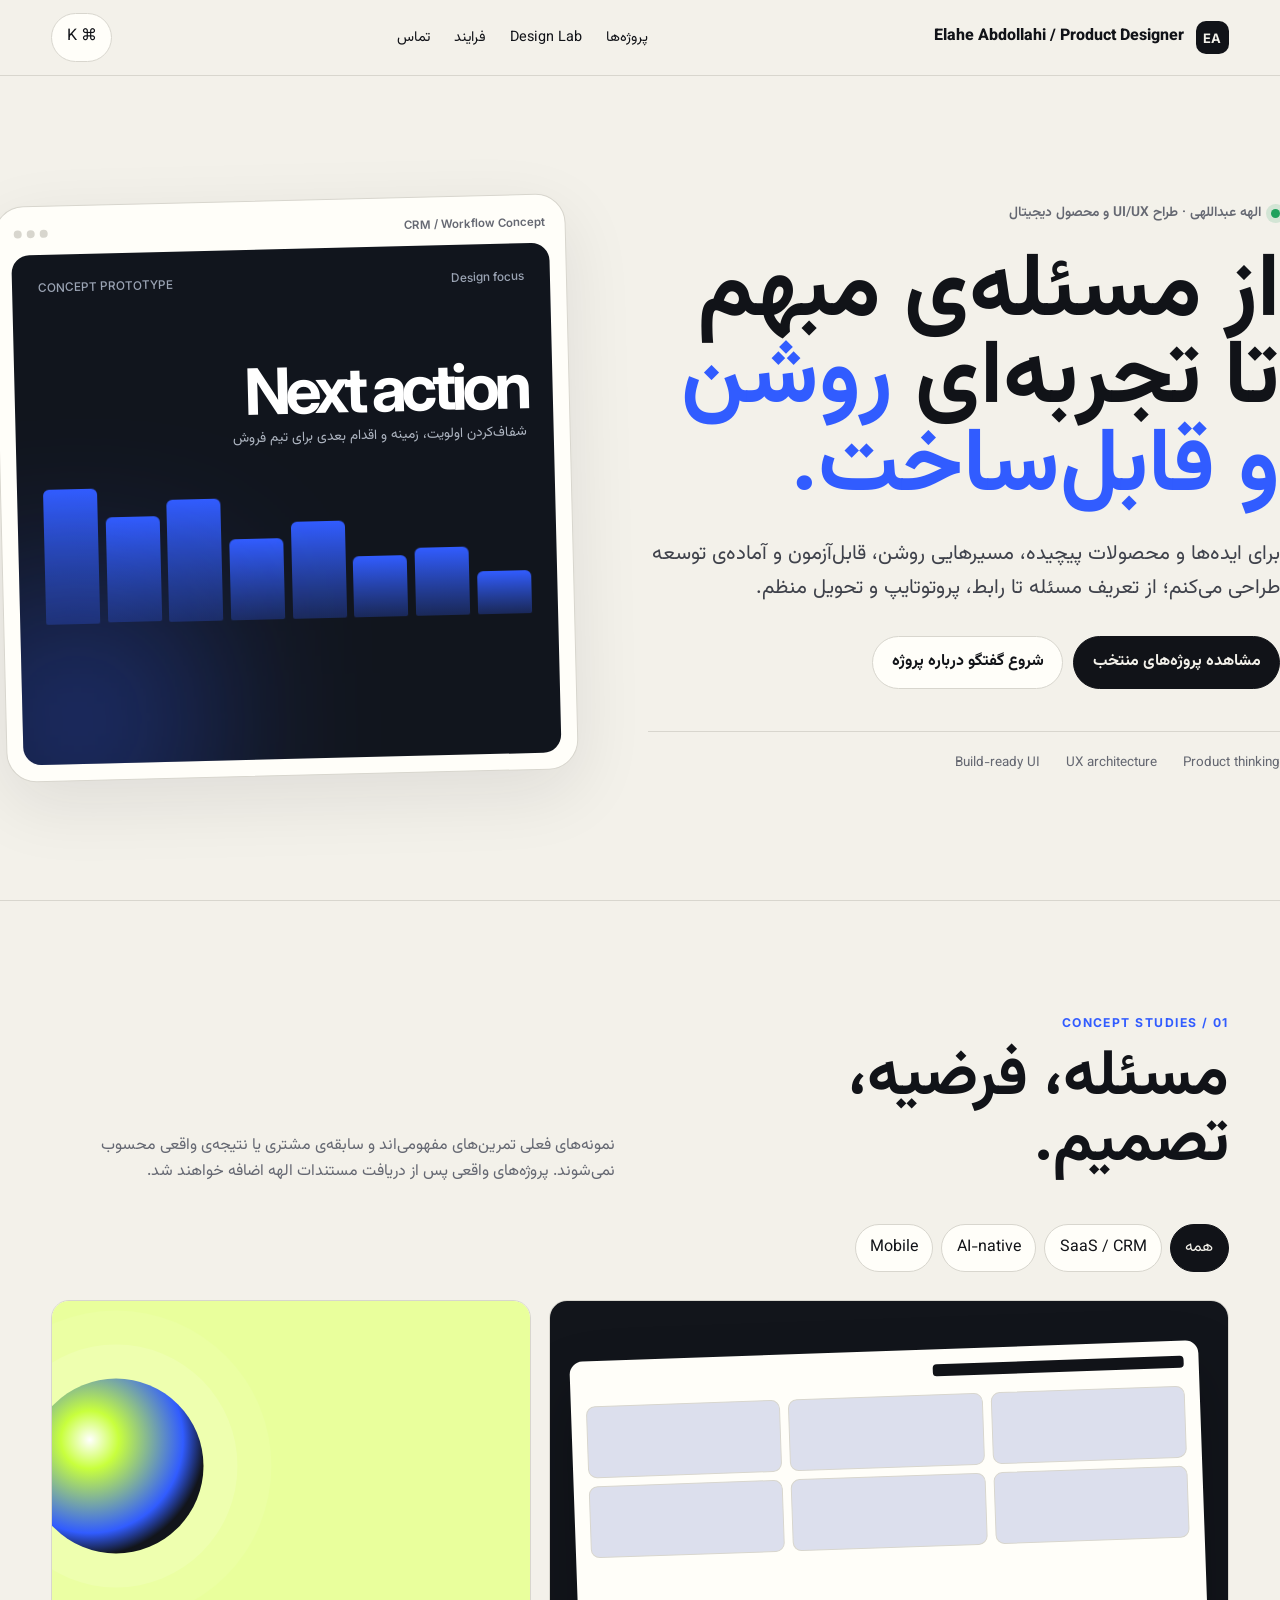
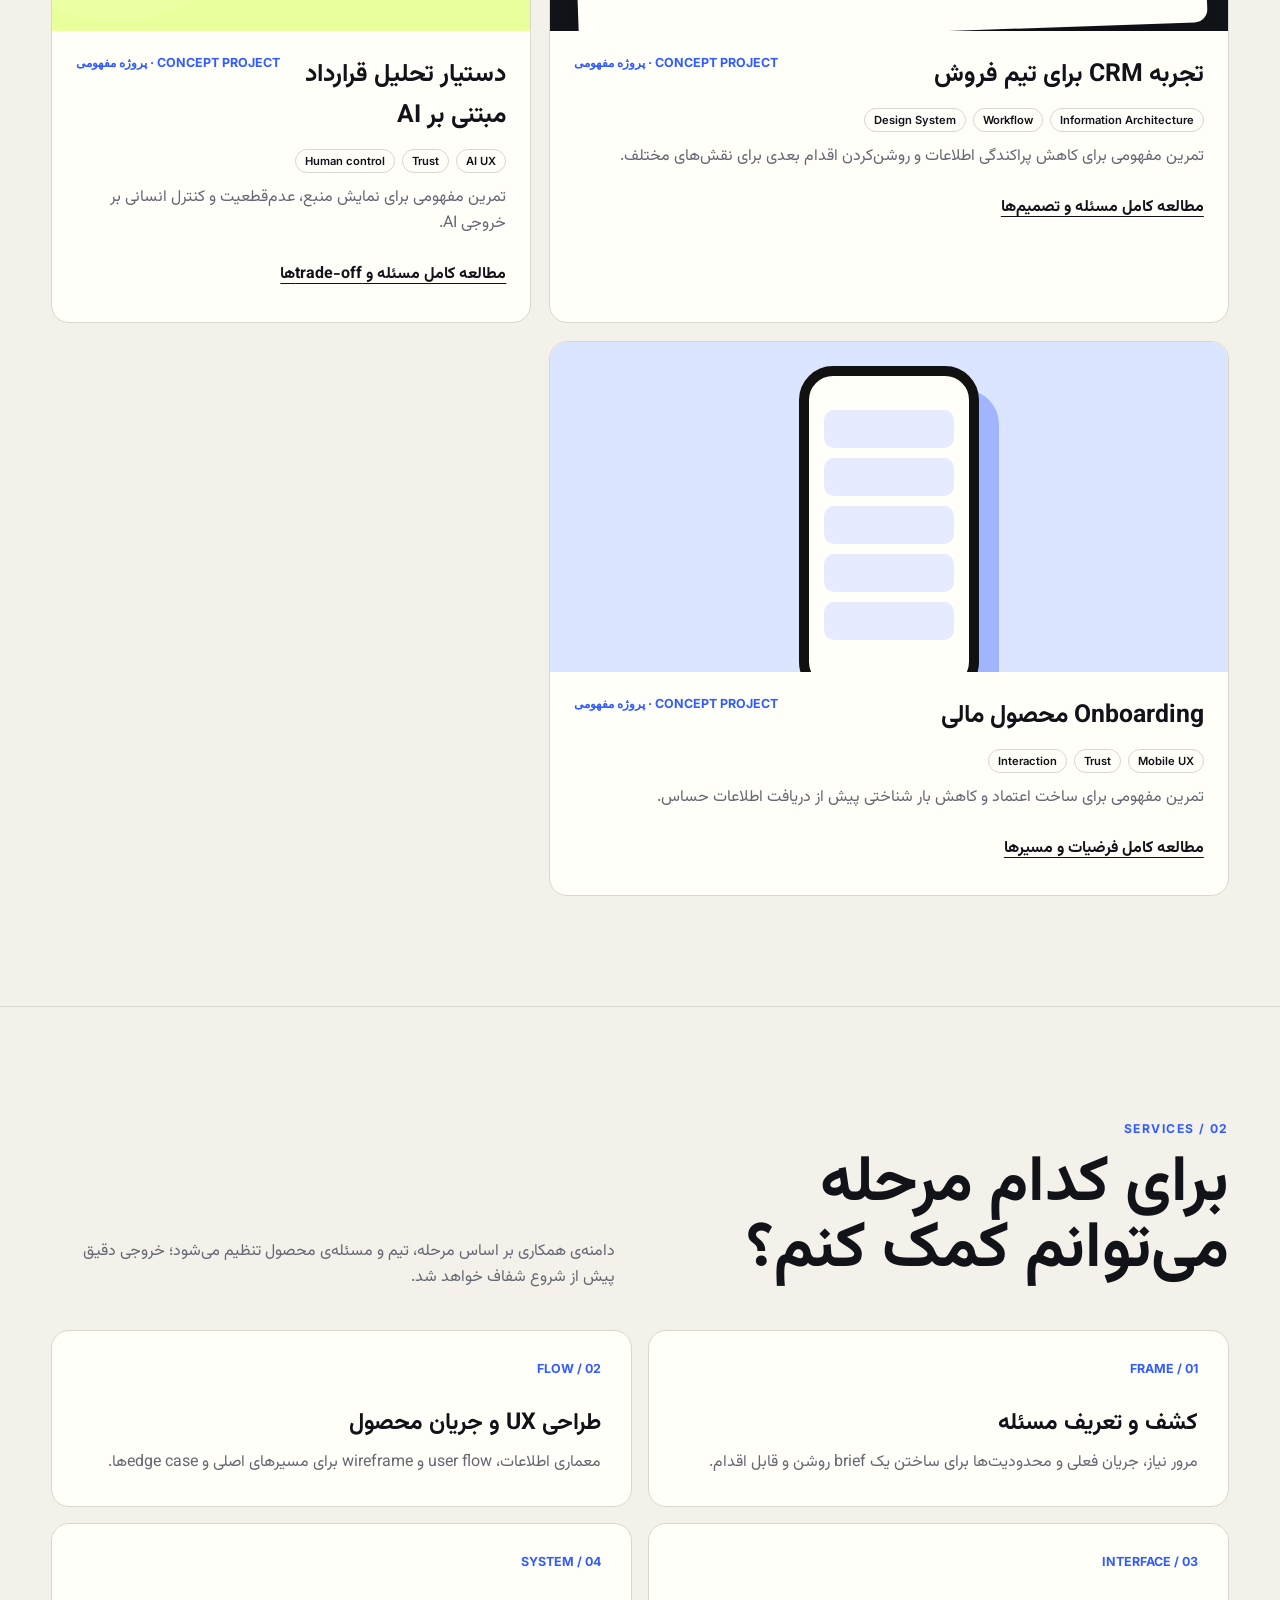
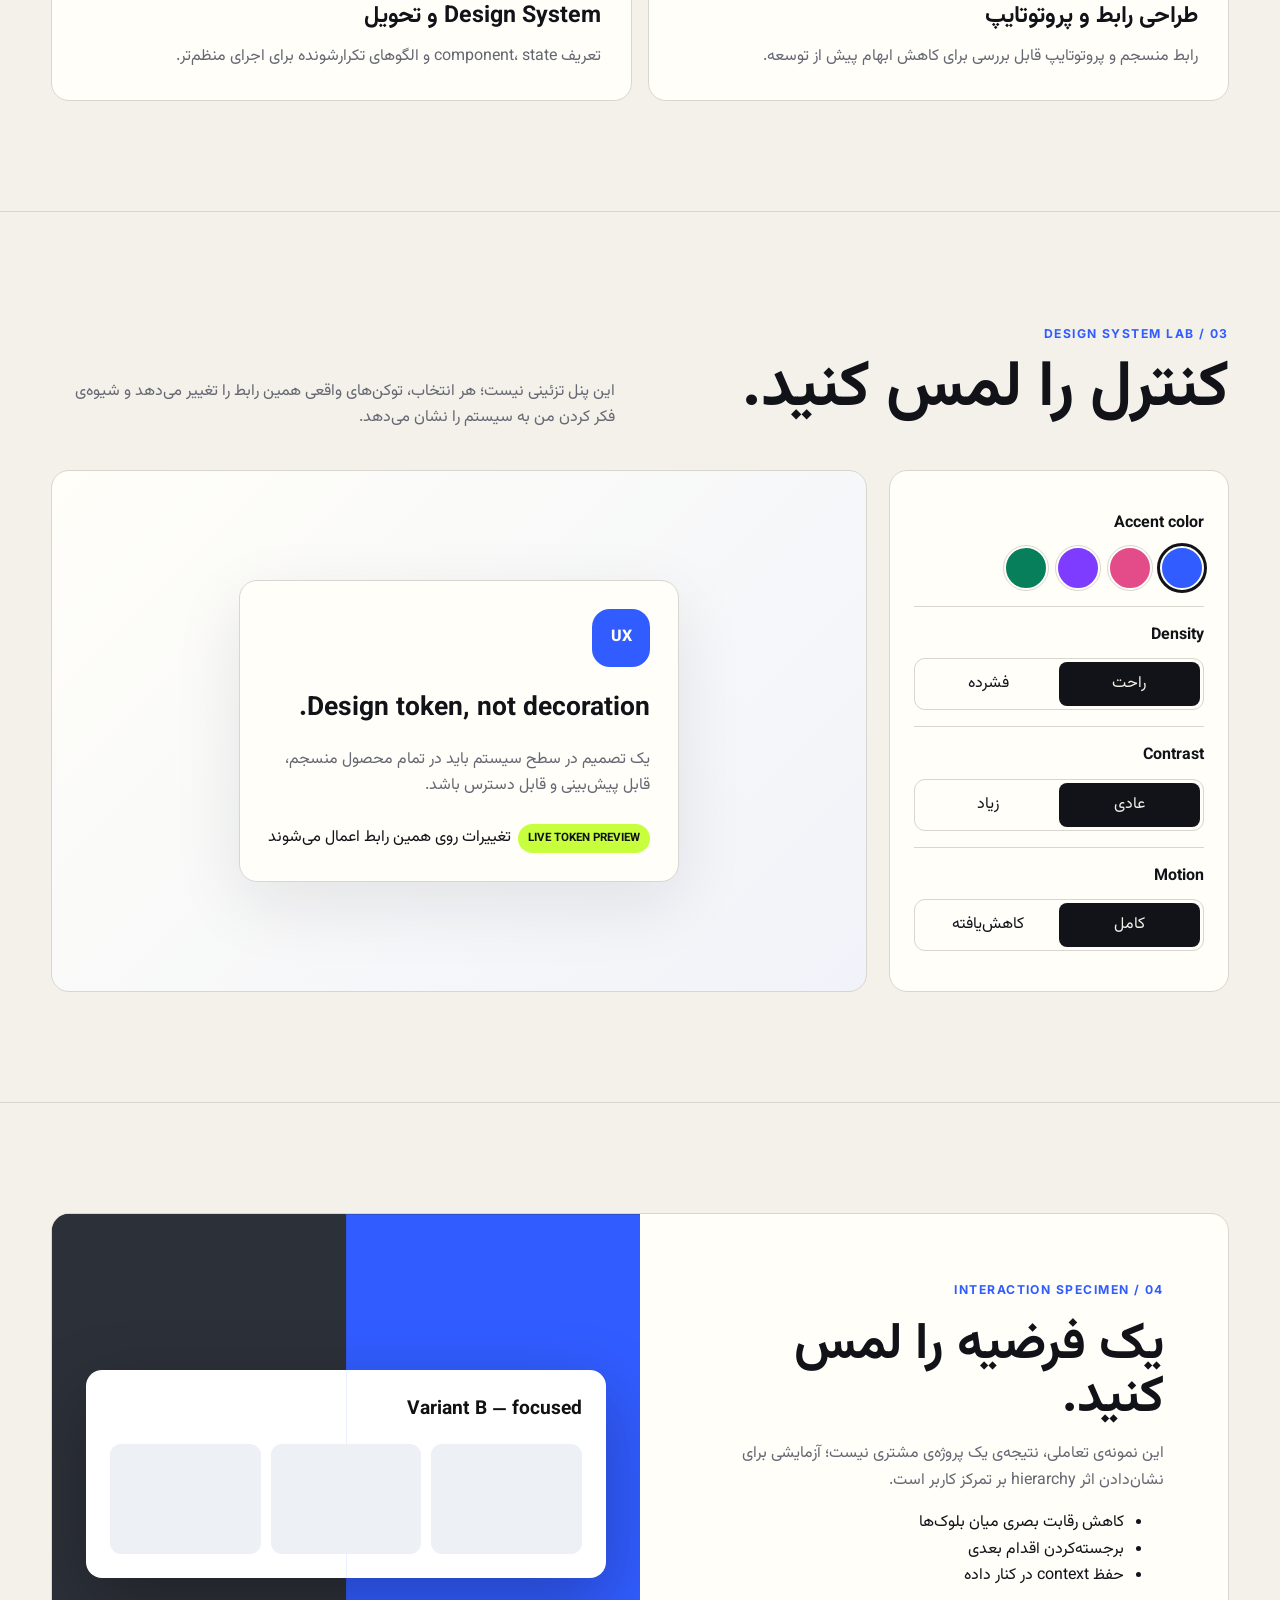
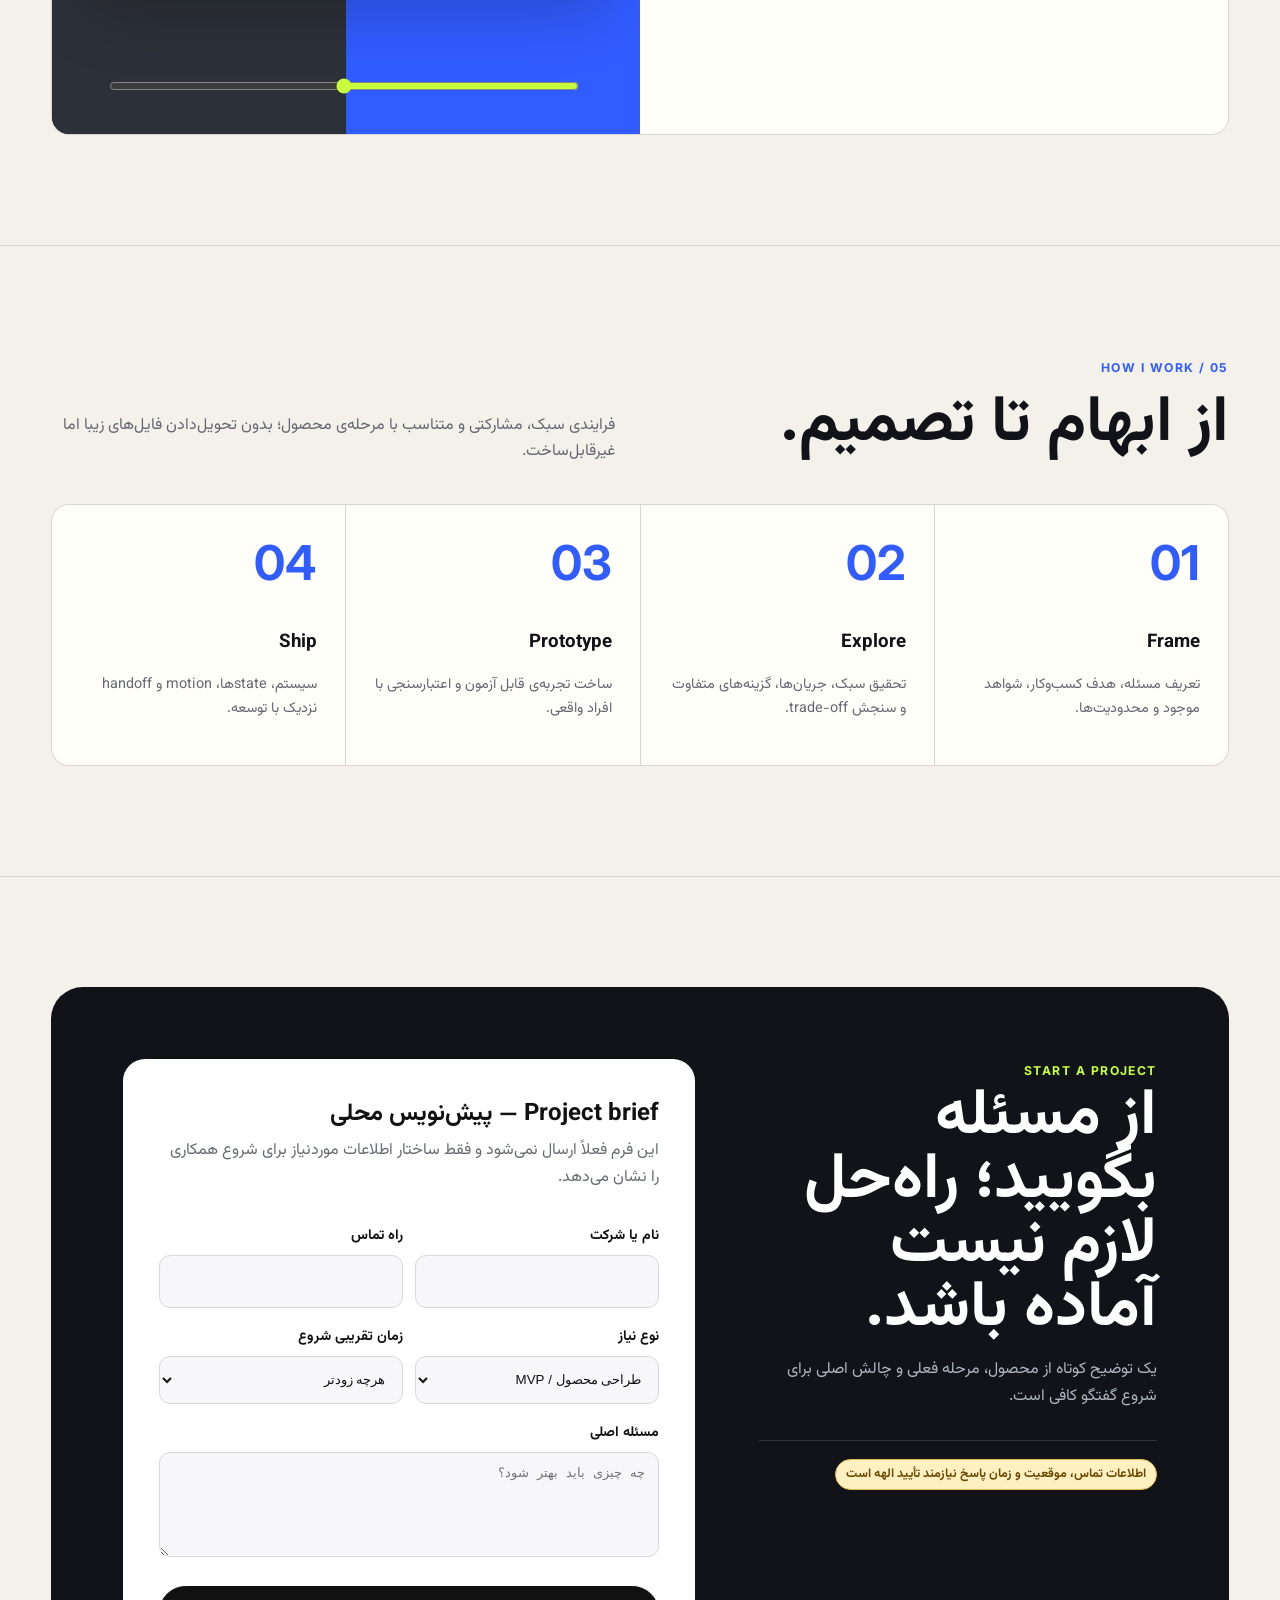
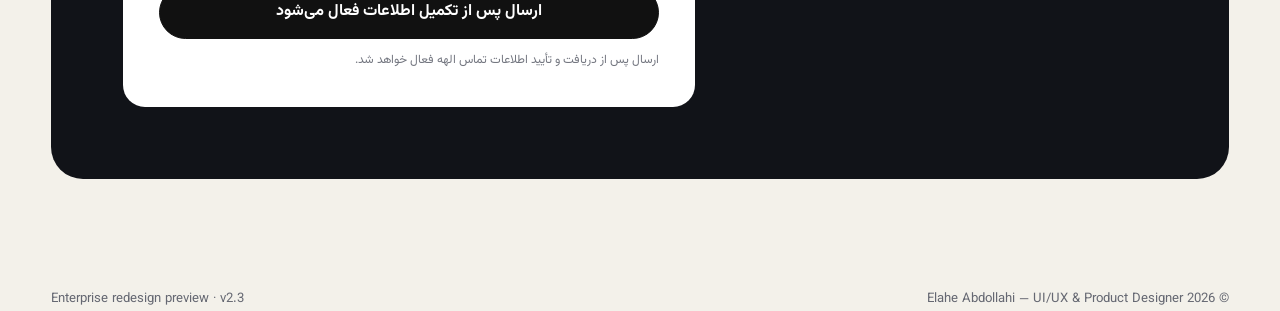
<file: index.html>
<!doctype html>
<html lang="fa" dir="rtl">
<head>
  <meta charset="utf-8" />
  <meta name="viewport" content="width=device-width,initial-scale=1" />
  <meta name="theme-color" content="#315cff" />
  <meta name="description" content="پورتفولیوی تعاملی یک طراح محصول و UI/UX؛ از مسئله تا تجربه قابل‌ساخت." />
  <link rel="canonical" href="https://arhnagz8.github.io/elahe-abdollahi-portfolio/" />
  <meta property="og:type" content="website" /><meta property="og:locale" content="fa_IR" /><meta property="og:title" content="Elahe Abdollahi — UI/UX & Product Designer" /><meta property="og:description" content="از مسئله‌ی مبهم تا تجربه‌ای روشن و قابل‌ساخت." /><meta property="og:url" content="https://arhnagz8.github.io/elahe-abdollahi-portfolio/" />
  <title>Elahe Abdollahi — Product & UI/UX Designer</title>
  <link rel="preconnect" href="https://fonts.googleapis.com">
  <link rel="preconnect" href="https://fonts.gstatic.com" crossorigin>
  <link href="https://fonts.googleapis.com/css2?family=Inter:wght@400;500;600;700&family=Vazirmatn:wght@400;500;600;700;800&display=swap" rel="stylesheet">
  <link rel="icon" type="image/svg+xml" href="data:image/svg+xml,%3Csvg xmlns='http://www.w3.org/2000/svg' viewBox='0 0 64 64'%3E%3Crect width='64' height='64' rx='14' fill='%23315cff'/%3E%3Cpath d='M17 18h13v8h-5v20h-8V18zm18 0h12v28H35v-8h4V26h-4v-8z' fill='white'/%3E%3C/svg%3E">
  <style>
    :root{--bg:#f3f1ea;--paper:#fffef9;--ink:#111318;--muted:#656872;--line:#d8d6ce;--accent:#315cff;--acid:#c8ff3d;--radius:18px;--space:1;--shadow:0 22px 70px rgba(25,27,34,.09)}
    *{box-sizing:border-box}html{scroll-behavior:smooth}body{margin:0;background:var(--bg);color:var(--ink);font-family:Vazirmatn,Inter,sans-serif;font-size:16px;line-height:1.65;overflow-x:hidden}button,a,input{font:inherit}button,a{color:inherit}button{cursor:pointer}.en{font-family:Inter,Vazirmatn,sans-serif}::selection{background:var(--acid);color:#111}.skip{position:fixed;top:10px;inset-inline-start:10px;z-index:99;transform:translateY(-160%);background:#111;color:#fff;padding:.6rem 1rem;border-radius:9px}.skip:focus{transform:none}.shell{max-width:1440px;margin:auto;padding:0 clamp(18px,4vw,64px)}
    .topbar{height:76px;display:flex;align-items:center;justify-content:space-between;border-bottom:1px solid var(--line);position:sticky;top:0;background:color-mix(in srgb,var(--bg) 88%,transparent);backdrop-filter:blur(16px);z-index:20}.brand{display:flex;gap:12px;align-items:center;text-decoration:none;font-weight:800}.brandmark{width:33px;height:33px;background:var(--ink);color:var(--bg);display:grid;place-items:center;border-radius:10px;font:700 13px Inter}.nav{display:flex;gap:24px;align-items:center}.nav a{text-decoration:none;font-size:.9rem}.nav a:hover{text-decoration:underline}.toolbar{display:flex;gap:7px}.iconbtn,.chip,.btn{border:1px solid var(--line);background:var(--paper);border-radius:999px;padding:.62rem .9rem;min-height:42px}.iconbtn:hover,.chip:hover{border-color:var(--ink)}.iconbtn:focus-visible,.chip:focus-visible,.btn:focus-visible,a:focus-visible,input:focus-visible{outline:3px solid color-mix(in srgb,var(--accent) 35%,transparent);outline-offset:3px}.hero{min-height:calc(100vh - 76px);display:grid;grid-template-columns:1.05fr .95fr;gap:clamp(36px,6vw,100px);align-items:center;padding:70px 0}.eyebrow{display:flex;align-items:center;gap:10px;color:var(--muted);font-size:.86rem;font-weight:600}.pulse{width:9px;height:9px;border-radius:50%;background:#20a15d;box-shadow:0 0 0 5px color-mix(in srgb,#20a15d 15%,transparent)}h1{font-size:clamp(3rem,7vw,7rem);line-height:.98;letter-spacing:-.055em;margin:.28em 0}.accent{color:var(--accent)}.lead{font-size:clamp(1.08rem,1.6vw,1.35rem);max-width:680px;color:#3f424b}.actions{display:flex;gap:10px;flex-wrap:wrap;margin-top:30px}.btn{text-decoration:none;font-weight:700;padding:.78rem 1.15rem}.btn.primary{background:var(--ink);color:var(--bg);border-color:var(--ink)}.btn.primary:hover{background:var(--accent);border-color:var(--accent);color:white}.meta{display:flex;gap:26px;margin-top:42px;padding-top:20px;border-top:1px solid var(--line);font-size:.84rem;color:var(--muted)}
    .stage{background:var(--paper);border:1px solid var(--line);border-radius:calc(var(--radius) + 12px);box-shadow:var(--shadow);padding:16px;transform:rotate(-1.4deg);transition:.5s cubic-bezier(.2,.8,.2,1)}.stage:hover{transform:rotate(0deg) translateY(-7px)}.windowbar{display:flex;justify-content:space-between;align-items:center;padding:4px 3px 14px;font:600 .72rem Inter;color:var(--muted)}.dots{display:flex;gap:5px}.dots i{display:block;width:8px;height:8px;border-radius:50%;background:var(--line)}.screen{background:#11151d;color:white;border-radius:var(--radius);padding:26px;min-height:510px;position:relative;overflow:hidden}.screen:after{content:"";position:absolute;width:250px;height:250px;background:var(--accent);filter:blur(85px);opacity:.35;bottom:-80px;left:-70px}.screen-top{display:flex;justify-content:space-between;align-items:center;font:500 .74rem Inter;color:#9ba4b4}.metric{font:700 clamp(3.6rem,6vw,6rem)/1 Inter;margin:70px 0 4px;letter-spacing:-.08em}.metriclabel{color:#aeb5c1;font-size:.86rem}.chart{height:135px;display:flex;align-items:end;gap:8px;margin-top:34px}.chart i{flex:1;background:linear-gradient(var(--accent),color-mix(in srgb,var(--accent) 25%,#121721));border-radius:6px 6px 2px 2px;transform-origin:bottom;animation:rise .9s both}.chart i:nth-child(1){height:32%}.chart i:nth-child(2){height:50%;animation-delay:.08s}.chart i:nth-child(3){height:45%;animation-delay:.16s}.chart i:nth-child(4){height:72%;animation-delay:.24s}.chart i:nth-child(5){height:60%;animation-delay:.32s}.chart i:nth-child(6){height:90%;animation-delay:.4s}.chart i:nth-child(7){height:78%;animation-delay:.48s}.chart i:nth-child(8){height:100%;animation-delay:.56s}@keyframes rise{from{transform:scaleY(.05);opacity:.2}}
    section{padding:110px 0;border-top:1px solid var(--line)}.section-head{display:grid;grid-template-columns:1fr 1fr;gap:50px;align-items:end;margin-bottom:38px}.kicker{color:var(--accent);font:700 .76rem Inter;letter-spacing:.12em;text-transform:uppercase}.section-head h2,.big-title{font-size:clamp(2.25rem,5vw,5rem);line-height:1.02;letter-spacing:-.045em;margin:.14em 0}.section-head p{color:var(--muted);max-width:580px;margin:0}.filters{display:flex;gap:8px;flex-wrap:wrap;margin-bottom:28px}.chip[aria-pressed="true"]{background:var(--ink);color:var(--bg);border-color:var(--ink)}.projects{display:grid;grid-template-columns:repeat(12,1fr);gap:18px}.project{grid-column:span 7;background:var(--paper);border:1px solid var(--line);border-radius:var(--radius);overflow:hidden;transition:.35s ease}.project:nth-child(even){grid-column:span 5}.project:hover{transform:translateY(-5px);box-shadow:var(--shadow)}.project-visual{height:330px;padding:24px;background:#12151b;position:relative;overflow:hidden;color:white}.project:nth-child(2) .project-visual{background:#e9ff9c;color:#111}.project:nth-child(3) .project-visual{background:#dce5ff;color:#111}.mini-ui{height:100%;background:var(--paper);color:var(--ink);border-radius:13px;padding:15px;transform:translateY(26px) rotate(-2deg);box-shadow:0 30px 60px #0004}.mini-head{height:12px;width:42%;background:var(--ink);border-radius:4px;margin-bottom:18px}.mini-grid{display:grid;grid-template-columns:1fr 1fr 1fr;gap:8px}.mini-grid i{height:72px;border-radius:9px;background:color-mix(in srgb,var(--accent) 12%,var(--bg));border:1px solid var(--line)}.ai-orb{width:175px;height:175px;border-radius:50%;position:absolute;inset:50%;translate:-50% -50%;background:radial-gradient(circle at 35% 35%,white,var(--acid) 18%,var(--accent) 58%,#12151b 72%);box-shadow:0 0 0 34px #fff2,0 0 0 68px #fff1}.phone{width:180px;height:330px;border:10px solid #111;border-radius:34px;background:var(--paper);margin:auto;padding:24px 15px;box-shadow:20px 24px 0 color-mix(in srgb,var(--accent) 35%,transparent)}.phone i{display:block;height:38px;margin:10px 0;border-radius:10px;background:color-mix(in srgb,var(--accent) 12%,white)}.project-copy{padding:24px}.project-copy h3{font-size:1.55rem;margin:0}.tags{display:flex;gap:7px;flex-wrap:wrap;margin:12px 0}.tag{font:600 .7rem Inter;border:1px solid var(--line);border-radius:999px;padding:4px 9px}.project-copy p{color:var(--muted);margin:.3rem 0 1rem}.textlink{font-weight:700;text-decoration-thickness:1px;text-underline-offset:5px}.result{float:left;font:700 .78rem Inter;color:var(--accent)}
    .lab{display:grid;grid-template-columns:340px 1fr;gap:22px}.panel,.preview{background:var(--paper);border:1px solid var(--line);border-radius:var(--radius);padding:24px}.control{padding:16px 0;border-bottom:1px solid var(--line)}.control:last-child{border:0}.control label{display:block;font-weight:700;margin-bottom:9px}.swatches{display:flex;gap:8px}.swatch{width:34px;height:34px;border:2px solid var(--paper);outline:1px solid var(--line);border-radius:50%}.swatch[aria-pressed="true"]{outline:3px solid var(--ink)}.segmented{display:flex;border:1px solid var(--line);border-radius:11px;padding:3px}.segmented button{flex:1;border:0;background:transparent;border-radius:8px;padding:7px}.segmented button[aria-pressed="true"]{background:var(--ink);color:var(--bg)}.preview{min-height:460px;display:grid;place-items:center;background:linear-gradient(135deg,var(--paper),color-mix(in srgb,var(--accent) 7%,var(--paper)))}.demo-card{width:min(440px,100%);background:var(--paper);border:1px solid var(--line);border-radius:var(--radius);padding:28px;box-shadow:var(--shadow)}.demo-card .avatar{width:58px;height:58px;border-radius:18px;background:var(--accent);display:grid;place-items:center;color:white;font-weight:800}.demo-card h3{font-size:1.65rem;margin:20px 0 4px}.demo-card p{color:var(--muted)}.demo-actions{display:flex;justify-content:space-between;align-items:center;margin-top:24px}.status{background:var(--acid);padding:5px 10px;border-radius:999px;font-size:.72rem;font-weight:700}
    .comparison{display:grid;grid-template-columns:1fr 1fr;background:var(--paper);border:1px solid var(--line);border-radius:var(--radius);overflow:hidden}.compare-copy{padding:clamp(26px,5vw,70px)}.compare-copy h3{font-size:clamp(2rem,4vw,4rem);line-height:1.03;margin:.3em 0}.compare-copy p{color:var(--muted)}.compare-visual{min-height:520px;position:relative;background:#14171d;overflow:hidden}.before,.after{position:absolute;inset:0;padding:34px;display:flex;align-items:center}.before{background:#2c3038;color:#d2d5db}.after{background:var(--accent);color:white;clip-path:inset(0 0 0 50%)}.dash{width:100%;background:#fff;border-radius:16px;color:#111;padding:24px;box-shadow:0 24px 70px #0004}.dash b{font-size:1.2rem}.dash-row{display:flex;gap:10px;margin-top:18px}.dash-row i{height:110px;flex:1;background:#edf0f5;border-radius:11px}.range{position:absolute;z-index:3;inset:auto 10% 24px;width:80%;accent-color:var(--acid)}
    .process{display:grid;grid-template-columns:repeat(4,1fr);gap:1px;background:var(--line);border:1px solid var(--line);border-radius:var(--radius);overflow:hidden}.step{background:var(--paper);padding:28px;min-height:260px}.step .num{font:700 3rem Inter;color:var(--accent)}.step h3{margin:36px 0 6px}.step p{color:var(--muted);font-size:.9rem}.contact{background:var(--ink);color:white;border-radius:calc(var(--radius) + 14px);padding:clamp(30px,6vw,72px);display:grid;grid-template-columns:.82fr 1.18fr;gap:clamp(34px,5vw,78px);align-items:start}.contact h2{font-size:clamp(2.6rem,5vw,5.2rem);line-height:1;margin:0}.contact p{color:#aeb3bf;max-width:600px}.contact-meta{font-size:.85rem;color:#aeb3bf;border-top:1px solid #ffffff24;padding-top:18px;margin-top:30px}.contact-links{display:flex;gap:16px;flex-wrap:wrap;margin-top:15px}.contact-links a{color:white;text-underline-offset:5px}.brief{background:#fff;color:#111;border-radius:22px;padding:clamp(22px,4vw,36px)}.brief h3{font-size:1.5rem;margin:0 0 4px}.brief>p{color:#686b73;margin-top:0}.field{margin-top:18px}.field label{display:block;font-weight:700;font-size:.88rem;margin-bottom:7px}.field input,.field select,.field textarea{width:100%;border:1px solid #d8d9df;border-radius:11px;background:#f7f7f9;padding:12px 13px;color:#111;min-height:48px}.field textarea{min-height:105px;resize:vertical}.field-row{display:grid;grid-template-columns:1fr 1fr;gap:12px}.brief-note{font-size:.76rem;color:#747780!important;margin:12px 0 0!important}.brief .btn{width:100%;margin-top:18px;background:#111;color:white;border-color:#111}.brief .btn:hover{background:var(--accent);border-color:var(--accent)}footer{padding:34px 0 50px;display:flex;justify-content:space-between;color:var(--muted);font-size:.82rem}
    dialog{border:1px solid var(--line);border-radius:20px;background:var(--paper);color:var(--ink);width:min(680px,92vw);padding:0;box-shadow:0 30px 100px #0005}dialog::backdrop{background:#0b0c10aa;backdrop-filter:blur(6px)}.modal-head{padding:22px 26px;border-bottom:1px solid var(--line);display:flex;justify-content:space-between}.modal-body{padding:26px}.modal-body h3{font-size:2rem;margin:0}.close{border:0;background:transparent;font-size:1.4rem}.palette input{width:100%;padding:16px;border:1px solid var(--line);border-radius:12px;background:var(--bg);color:var(--ink)}.commands{display:grid;gap:6px;margin-top:12px}.commands a{padding:12px;border-radius:10px;text-decoration:none}.commands a:hover{background:var(--bg)}
    body.compact{--space:.7}body.compact section{padding:75px 0}body.high-contrast{--bg:#fff;--paper:#fff;--ink:#000;--muted:#262626;--line:#555}body.motion-off *,body.motion-off *:before,body.motion-off *:after{animation-duration:.001ms!important;animation-iteration-count:1!important;transition-duration:.001ms!important;scroll-behavior:auto!important}
    @media(max-width:900px){.nav{display:none}.hero,.section-head,.comparison,.contact{grid-template-columns:1fr}.hero{padding-top:42px}.stage{max-width:630px}.projects .project{grid-column:span 12}.lab{grid-template-columns:1fr}.process{grid-template-columns:1fr 1fr}.compare-visual{min-height:430px}.contact-meta{border:0;padding:0}.meta{flex-wrap:wrap}.result{float:none;display:block;margin-top:8px}}
    @media(max-width:560px){.toolbar .desktop-only{display:none}.hero{min-height:auto}.screen{min-height:390px}.project-visual{height:265px}.process{grid-template-columns:1fr}.actions .btn{width:100%;text-align:center}.comparison{display:block}.compare-visual{min-height:380px}.topbar{height:66px}section{padding:78px 0}footer{display:block}.section-head{gap:15px}.field-row{grid-template-columns:1fr}}
    @media(prefers-reduced-motion:reduce){*,*:before,*:after{animation-duration:.001ms!important;animation-iteration-count:1!important;scroll-behavior:auto!important}.stage{transform:none}}
    .services{display:grid;grid-template-columns:repeat(2,1fr);gap:16px}.service{background:var(--paper);border:1px solid var(--line);border-radius:var(--radius);padding:30px}.service b{display:block;color:var(--accent);font:700 .78rem Inter;margin-bottom:28px}.service h3{font-size:1.45rem;margin:0 0 8px}.service p{color:var(--muted);margin:0}.faq{max-width:900px;margin-inline:auto}.faq details{border-top:1px solid var(--line);padding:20px 0}.faq details:last-child{border-bottom:1px solid var(--line)}.faq summary{cursor:pointer;font-weight:700;font-size:1.08rem}.faq details p{color:var(--muted);max-width:720px}.pending{display:inline-flex;background:#fff0c2;color:#6a4a00;border:1px solid #e3bd52;border-radius:999px;padding:4px 10px;font-size:.78rem;font-weight:700}.textlink.case{border:0;background:transparent;padding:0;text-decoration:underline;cursor:pointer}.contact-links a[href="#"]{display:none}@media(max-width:900px){.nav{display:flex!important;position:fixed;bottom:10px;left:12px;right:12px;z-index:30;justify-content:space-around;gap:4px;padding:8px;background:color-mix(in srgb,var(--paper) 92%,transparent);border:1px solid var(--line);border-radius:16px;box-shadow:var(--shadow)}.nav a{padding:8px;font-size:.78rem}}@media(max-width:560px){.services{grid-template-columns:1fr}}
    #copyEmail,.contact-links{display:none!important}.sr-only{position:absolute!important;width:1px;height:1px;padding:0;margin:-1px;overflow:hidden;clip:rect(0,0,0,0);white-space:nowrap;border:0}
    html,body{max-width:100%;overflow-x:clip}h1,.section-head h2,.big-title{letter-spacing:0}.textlink{min-height:44px;display:inline-flex;align-items:center}.swatch{min-width:44px;min-height:44px}.segmented button{min-height:44px}.range{height:44px}.toolbar .iconbtn{min-width:44px;min-height:44px}
    @media(max-width:900px){body{padding-bottom:calc(86px + env(safe-area-inset-bottom))}.nav{bottom:calc(10px + env(safe-area-inset-bottom))}.nav a{min-height:44px;min-width:44px;padding:10px 9px;display:grid;place-items:center}}
  </style>
</head>
<body>
<a class="skip" href="#main">پرش به محتوای اصلی</a>
<header class="shell topbar">
  <a class="brand" href="#top"><span class="brandmark">EA</span><span>Elahe Abdollahi / Product Designer</span></a>
  <nav class="nav" aria-label="ناوبری اصلی"><a href="#work">پروژه‌ها</a><a href="#lab">Design Lab</a><a href="#process">فرایند</a><a href="#contact">تماس</a></nav>
  <div class="toolbar"><button class="iconbtn" id="cmd" aria-label="باز کردن منوی سریع">⌘ K</button></div>
</header>
<main id="main">
  <div class="shell hero" id="top">
    <div><div class="eyebrow"><span class="pulse"></span><span>الهه عبداللهی · طراح UI/UX و محصول دیجیتال</span></div>
      <h1>از مسئله‌ی مبهم تا تجربه‌ای <span class="accent">روشن و قابل‌ساخت.</span></h1>
      <p class="lead">برای ایده‌ها و محصولات پیچیده، مسیرهایی روشن، قابل‌آزمون و آماده‌ی توسعه طراحی می‌کنم؛ از تعریف مسئله تا رابط، پروتوتایپ و تحویل منظم.</p>
      <div class="actions"><a class="btn primary" href="#work" data-fa="مشاهده پروژه‌های منتخب" data-en="View selected work">مشاهده پروژه‌های منتخب</a><a class="btn" href="#contact" data-fa="شروع گفتگو درباره پروژه" data-en="Start a project conversation">شروع گفتگو درباره پروژه</a></div>
      <div class="meta"><span>Product thinking</span><span>UX architecture</span><span>Build-ready UI</span></div>
    </div>
    <div class="stage" aria-label="پیش‌نمایش مفهومی داشبورد"><div class="windowbar"><span>CRM / Workflow Concept</span><span class="dots"><i></i><i></i><i></i></span></div><div class="screen"><div class="screen-top"><span>Design focus</span><span>CONCEPT PROTOTYPE</span></div><div class="metric" style="font-size:clamp(2.5rem,5vw,5rem)">Next action</div><div class="metriclabel">شفاف‌کردن اولویت، زمینه و اقدام بعدی برای تیم فروش</div><div class="chart" aria-hidden="true"><i></i><i></i><i></i><i></i><i></i><i></i><i></i><i></i></div></div></div>
  </div>

  <section id="work"><div class="shell"><div class="section-head"><div><span class="kicker">CONCEPT STUDIES / 01</span><h2>مسئله، فرضیه، تصمیم.</h2></div><p>نمونه‌های فعلی تمرین‌های مفهومی‌اند و سابقه‌ی مشتری یا نتیجه‌ی واقعی محسوب نمی‌شوند. پروژه‌های واقعی پس از دریافت مستندات الهه اضافه خواهند شد.</p></div>
    <div class="filters" role="group" aria-label="فیلتر پروژه"><button class="chip" aria-pressed="true" data-filter="all">همه</button><button class="chip" aria-pressed="false" data-filter="saas">SaaS / CRM</button><button class="chip" aria-pressed="false" data-filter="ai">AI-native</button><button class="chip" aria-pressed="false" data-filter="mobile">Mobile</button></div><p id="filterStatus" class="sr-only" aria-live="polite">۳ پروژه نمایش داده می‌شود</p>
    <div class="projects">
      <article class="project" data-cat="saas"><div class="project-visual"><div class="mini-ui"><div class="mini-head"></div><div class="mini-grid"><i></i><i></i><i></i><i></i><i></i><i></i></div></div></div><div class="project-copy"><span class="result">CONCEPT PROJECT · پروژه مفهومی</span><h3>تجربه CRM برای تیم فروش</h3><div class="tags"><span class="tag">Information Architecture</span><span class="tag">Workflow</span><span class="tag">Design System</span></div><p>تمرین مفهومی برای کاهش پراکندگی اطلاعات و روشن‌کردن اقدام بعدی برای نقش‌های مختلف.</p><a class="textlink" href="work/crm.html">مطالعه کامل مسئله و تصمیم‌ها</a></div></article>
      <article class="project" data-cat="ai"><div class="project-visual"><div class="ai-orb"></div></div><div class="project-copy"><span class="result">CONCEPT PROJECT · پروژه مفهومی</span><h3>دستیار تحلیل قرارداد مبتنی بر AI</h3><div class="tags"><span class="tag">AI UX</span><span class="tag">Trust</span><span class="tag">Human control</span></div><p>تمرین مفهومی برای نمایش منبع، عدم‌قطعیت و کنترل انسانی بر خروجی AI.</p><a class="textlink" href="work/ai-contract.html">مطالعه کامل مسئله و trade-offها</a></div></article>
      <article class="project" data-cat="mobile"><div class="project-visual"><div class="phone"><i></i><i></i><i></i><i></i><i></i></div></div><div class="project-copy"><span class="result">CONCEPT PROJECT · پروژه مفهومی</span><h3>Onboarding محصول مالی</h3><div class="tags"><span class="tag">Mobile UX</span><span class="tag">Trust</span><span class="tag">Interaction</span></div><p>تمرین مفهومی برای ساخت اعتماد و کاهش بار شناختی پیش از دریافت اطلاعات حساس.</p><a class="textlink" href="work/finance-onboarding.html">مطالعه کامل فرضیات و مسیرها</a></div></article>
    </div>
  </div></section>

  <section id="services"><div class="shell"><div class="section-head"><div><span class="kicker">SERVICES / 02</span><h2>برای کدام مرحله می‌توانم کمک کنم؟</h2></div><p>دامنه‌ی همکاری بر اساس مرحله، تیم و مسئله‌ی محصول تنظیم می‌شود؛ خروجی دقیق پیش از شروع شفاف خواهد شد.</p></div><div class="services"><article class="service"><b>01 / FRAME</b><h3>کشف و تعریف مسئله</h3><p>مرور نیاز، جریان فعلی و محدودیت‌ها برای ساختن یک brief روشن و قابل اقدام.</p></article><article class="service"><b>02 / FLOW</b><h3>طراحی UX و جریان محصول</h3><p>معماری اطلاعات، user flow و wireframe برای مسیرهای اصلی و edge caseها.</p></article><article class="service"><b>03 / INTERFACE</b><h3>طراحی رابط و پروتوتایپ</h3><p>رابط منسجم و پروتوتایپ قابل بررسی برای کاهش ابهام پیش از توسعه.</p></article><article class="service"><b>04 / SYSTEM</b><h3>Design System و تحویل</h3><p>تعریف component، state و الگوهای تکرارشونده برای اجرای منظم‌تر.</p></article></div></div></section>

  <section id="lab"><div class="shell"><div class="section-head"><div><span class="kicker">DESIGN SYSTEM LAB / 03</span><h2>کنترل را لمس کنید.</h2></div><p>این پنل تزئینی نیست؛ هر انتخاب، توکن‌های واقعی همین رابط را تغییر می‌دهد و شیوه‌ی فکر کردن من به سیستم را نشان می‌دهد.</p></div>
    <div class="lab"><aside class="panel" aria-label="تنظیمات سیستم طراحی"><div class="control"><label>Accent color</label><div class="swatches"><button class="swatch" style="background:#315cff" data-color="#315cff" aria-label="آبی" aria-pressed="true"></button><button class="swatch" style="background:#e34c89" data-color="#e34c89" aria-label="صورتی" aria-pressed="false"></button><button class="swatch" style="background:#7d3cff" data-color="#7d3cff" aria-label="بنفش" aria-pressed="false"></button><button class="swatch" style="background:#087f5b" data-color="#087f5b" aria-label="سبز" aria-pressed="false"></button></div></div>
      <div class="control"><label>Density</label><div class="segmented"><button data-density="comfortable" aria-pressed="true">راحت</button><button data-density="compact" aria-pressed="false">فشرده</button></div></div>
      <div class="control"><label>Contrast</label><div class="segmented"><button data-contrast="soft" aria-pressed="true">عادی</button><button data-contrast="high" aria-pressed="false">زیاد</button></div></div>
      <div class="control"><label>Motion</label><div class="segmented"><button data-motion="on" aria-pressed="true">کامل</button><button data-motion="off" aria-pressed="false">کاهش‌یافته</button></div></div>
    </aside><div class="preview"><article class="demo-card"><div class="avatar">UX</div><h3>Design token, not decoration.</h3><p>یک تصمیم در سطح سیستم باید در تمام محصول منسجم، قابل پیش‌بینی و قابل دسترس باشد.</p><div class="demo-actions"><span class="status">LIVE TOKEN PREVIEW</span><span>تغییرات روی همین رابط اعمال می‌شوند</span></div></article></div></div>
  </div></section>

  <section><div class="shell"><div class="comparison"><div class="compare-copy"><span class="kicker">INTERACTION SPECIMEN / 04</span><h3>یک فرضیه را لمس کنید.</h3><p>این نمونه‌ی تعاملی، نتیجه‌ی یک پروژه‌ی مشتری نیست؛ آزمایشی برای نشان‌دادن اثر hierarchy بر تمرکز کاربر است.</p><ul><li>کاهش رقابت بصری میان بلوک‌ها</li><li>برجسته‌کردن اقدام بعدی</li><li>حفظ context در کنار داده</li></ul></div><div class="compare-visual"><div class="before"><div class="dash"><b>Variant A — fragmented</b><div class="dash-row"><i></i><i></i><i></i></div></div></div><div class="after" id="after"><div class="dash"><b>Variant B — focused</b><div class="dash-row"><i></i><i></i><i></i></div></div></div><input class="range" id="range" type="range" min="5" max="95" value="50" aria-label="مقایسه دو فرضیه رابط"></div></div></div></section>

  <section id="process"><div class="shell"><div class="section-head"><div><span class="kicker">HOW I WORK / 05</span><h2>از ابهام تا تصمیم.</h2></div><p>فرایندی سبک، مشارکتی و متناسب با مرحله‌ی محصول؛ بدون تحویل‌دادن فایل‌های زیبا اما غیرقابل‌ساخت.</p></div><div class="process"><article class="step"><div class="num">01</div><h3>Frame</h3><p>تعریف مسئله، هدف کسب‌وکار، شواهد موجود و محدودیت‌ها.</p></article><article class="step"><div class="num">02</div><h3>Explore</h3><p>تحقیق سبک، جریان‌ها، گزینه‌های متفاوت و سنجش trade-off.</p></article><article class="step"><div class="num">03</div><h3>Prototype</h3><p>ساخت تجربه‌ی قابل آزمون و اعتبارسنجی با افراد واقعی.</p></article><article class="step"><div class="num">04</div><h3>Ship</h3><p>سیستم، stateها، motion و handoff نزدیک با توسعه.</p></article></div></div></section>

  <section id="contact"><div class="shell"><div class="contact"><div><span class="kicker" style="color:var(--acid)">START A PROJECT</span><h2>از مسئله بگویید؛ راه‌حل لازم نیست آماده باشد.</h2><p>یک توضیح کوتاه از محصول، مرحله فعلی و چالش اصلی برای شروع گفتگو کافی است.</p><div class="contact-meta"><span class="pending">اطلاعات تماس عمومی پس از تأیید الهه فعال می‌شود</span></div></div><form class="brief" id="briefForm"><h3>Project brief — پیش‌نویس محلی</h3><p>این فرم فعلاً ارسال نمی‌شود و فقط ساختار اطلاعات موردنیاز برای شروع همکاری را نشان می‌دهد.</p><div class="field-row"><div class="field"><label for="clientName">نام یا شرکت</label><input id="clientName" name="name" autocomplete="organization" required></div><div class="field"><label for="clientEmail">راه تماس</label><input id="clientEmail" name="email" type="email" autocomplete="email" required></div></div><div class="field-row"><div class="field"><label for="projectType">نوع نیاز</label><select id="projectType" name="type"><option>طراحی محصول / MVP</option><option>بازطراحی UI/UX</option><option>CRM / Dashboard</option><option>Design System</option><option>UX Audit</option></select></div><div class="field"><label for="timeline">زمان تقریبی شروع</label><select id="timeline" name="timeline"><option>هرچه زودتر</option><option>۲ تا ۴ هفته آینده</option><option>۱ تا ۳ ماه آینده</option><option>در حال بررسی</option></select></div></div><div class="field"><label for="challenge">مسئله اصلی</label><textarea id="challenge" name="challenge" placeholder="چه چیزی باید بهتر شود؟" required></textarea></div><button class="btn" type="submit" aria-describedby="formNote">آماده‌سازی درخواست</button><p class="brief-note" id="formNote">ارسال پس از دریافت و تأیید اطلاعات تماس الهه فعال خواهد شد.</p></form></div></div></section>
</main>
<footer class="shell"><span>© 2026 Elahe Abdollahi — UI/UX & Product Designer</span><span>Enterprise redesign preview · v2.3</span></footer>

<dialog id="command" aria-labelledby="commandTitle"><div class="modal-head"><strong id="commandTitle">دسترسی سریع</strong><button class="close" aria-label="بستن دسترسی سریع">×</button></div><div class="modal-body palette"><label class="sr-only" for="search">جست‌وجوی بخش یا پروژه</label><input id="search" aria-label="جست‌وجوی بخش یا پروژه" placeholder="جست‌وجوی بخش یا پروژه…" autocomplete="off"><div class="commands"><a href="#work">↳ پروژه‌های منتخب</a><a href="#services">↳ خدمات طراحی</a><a href="#lab">↳ Design System Lab</a><a href="#process">↳ شیوه‌ی همکاری</a><a href="#contact">↳ شروع پروژه</a></div></div></dialog>
<script>
  const root=document.documentElement, body=document.body;
  document.querySelectorAll('.swatch').forEach(b=>b.onclick=()=>{root.style.setProperty('--accent',b.dataset.color);document.querySelector('meta[name=theme-color]').content=b.dataset.color;document.querySelectorAll('.swatch').forEach(x=>x.setAttribute('aria-pressed',x===b))});
  const setGroup=(sel,fn)=>document.querySelectorAll(sel).forEach(b=>b.onclick=()=>{document.querySelectorAll(sel).forEach(x=>x.setAttribute('aria-pressed',x===b));fn(b)});
  setGroup('[data-density]',b=>body.classList.toggle('compact',b.dataset.density==='compact'));
  setGroup('[data-contrast]',b=>body.classList.toggle('high-contrast',b.dataset.contrast==='high'));
  setGroup('[data-motion]',b=>body.classList.toggle('motion-off',b.dataset.motion==='off'));
  setGroup('[data-filter]',b=>{let count=0;document.querySelectorAll('.project').forEach(p=>{p.hidden=b.dataset.filter!=='all'&&p.dataset.cat!==b.dataset.filter;if(!p.hidden)count++});document.getElementById('filterStatus').textContent=`${count} پروژه نمایش داده می‌شود`});
  const command=document.getElementById('command');
  document.querySelectorAll('.close').forEach(b=>b.onclick=()=>b.closest('dialog').close());
  document.getElementById('cmd').onclick=()=>{command.showModal();setTimeout(()=>document.getElementById('search').focus(),80)};
  addEventListener('keydown',e=>{if((e.metaKey||e.ctrlKey)&&e.key.toLowerCase()==='k'){e.preventDefault();command.showModal()}if(e.key==='Escape')document.querySelectorAll('dialog[open]').forEach(d=>d.close())});
  document.querySelectorAll('.commands a').forEach(a=>a.onclick=()=>command.close());
  document.getElementById('search').oninput=e=>document.querySelectorAll('.commands a').forEach(a=>a.hidden=!a.textContent.toLowerCase().includes(e.target.value.toLowerCase()));
  document.getElementById('range').setAttribute('aria-valuetext','نمایش برابر فرضیه A و B');document.getElementById('range').oninput=e=>{document.getElementById('after').style.clipPath=`inset(0 0 0 ${e.target.value}%)`;e.target.setAttribute('aria-valuetext',`${e.target.value} درصد از فرضیه B نمایان است`)};
  const contactForm=document.getElementById('briefForm');document.querySelector('.contact-meta').innerHTML='<span class="pending">اطلاعات تماس، موقعیت و زمان پاسخ نیازمند تأیید الهه است</span>';const submitBtn=contactForm.querySelector('[type="submit"]');submitBtn.disabled=true;submitBtn.textContent='ارسال پس از تکمیل اطلاعات فعال می‌شود';
</script>
</body></html>
</file>
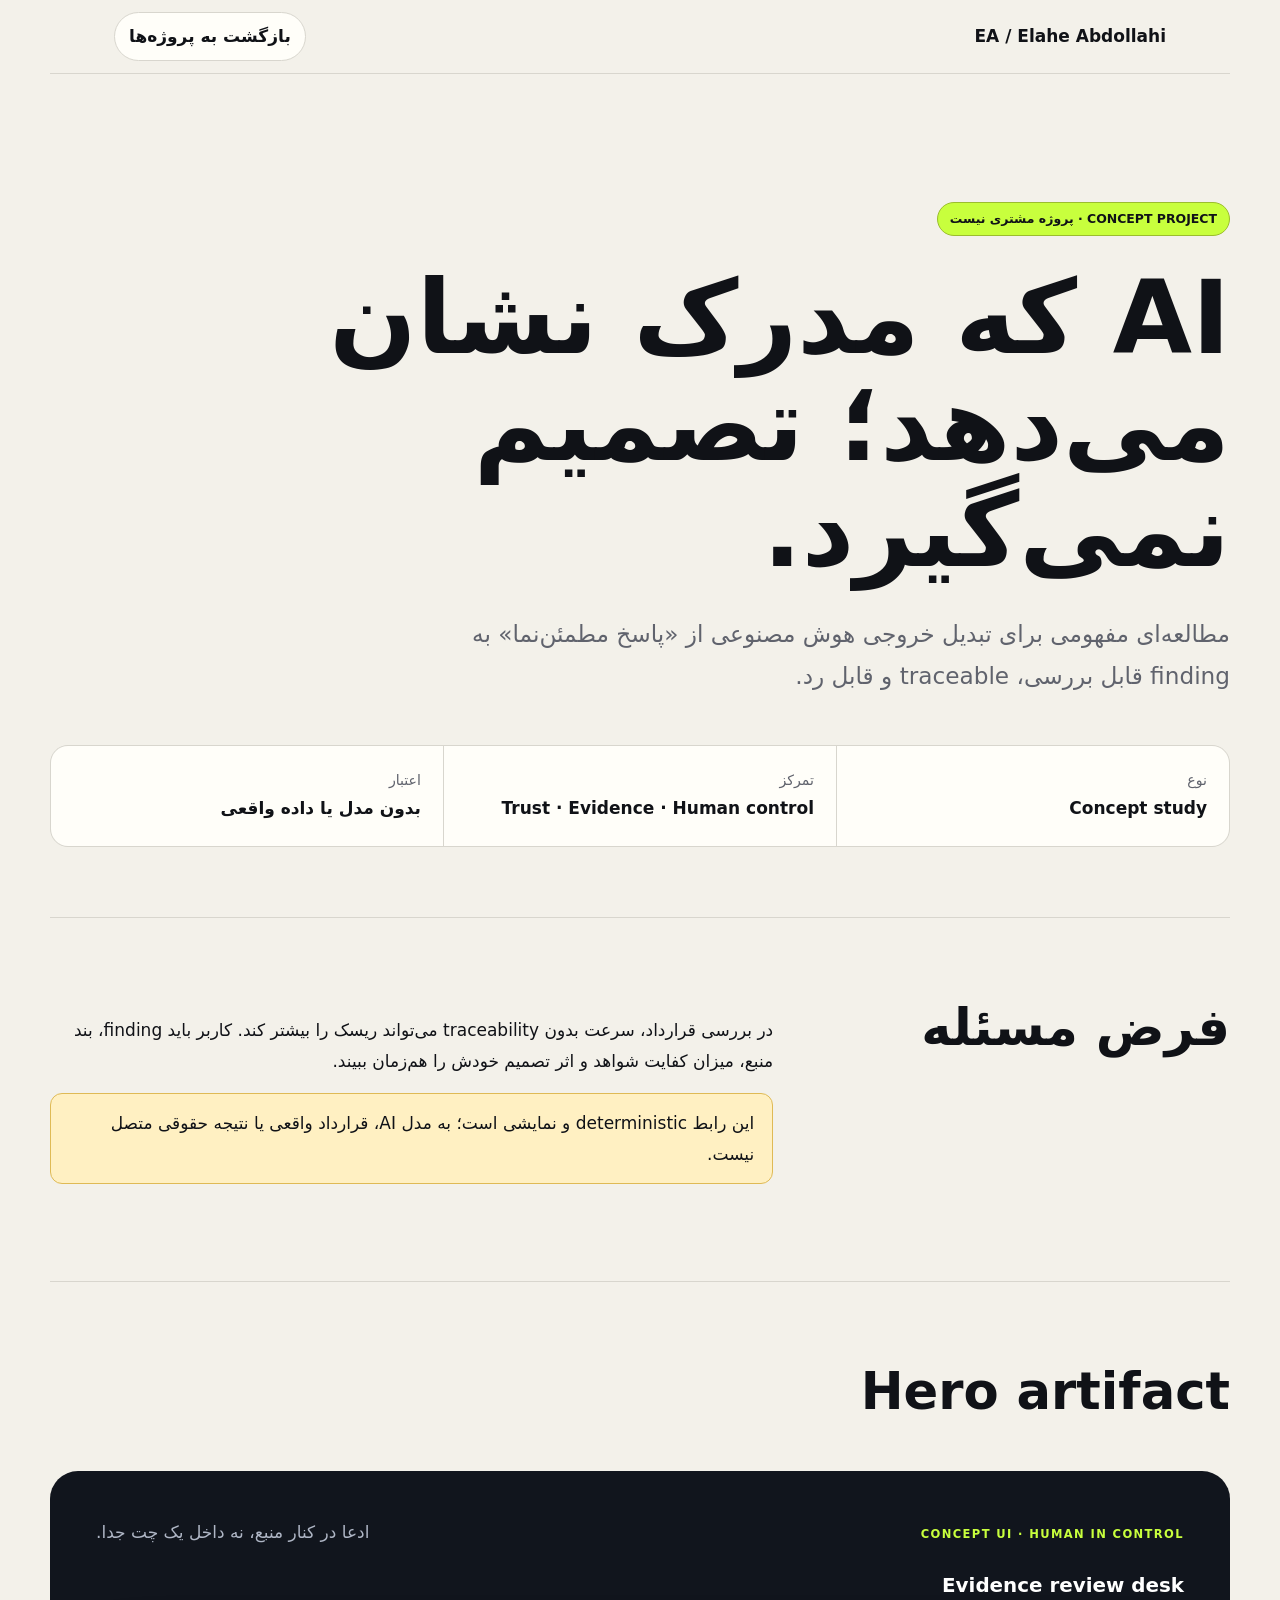
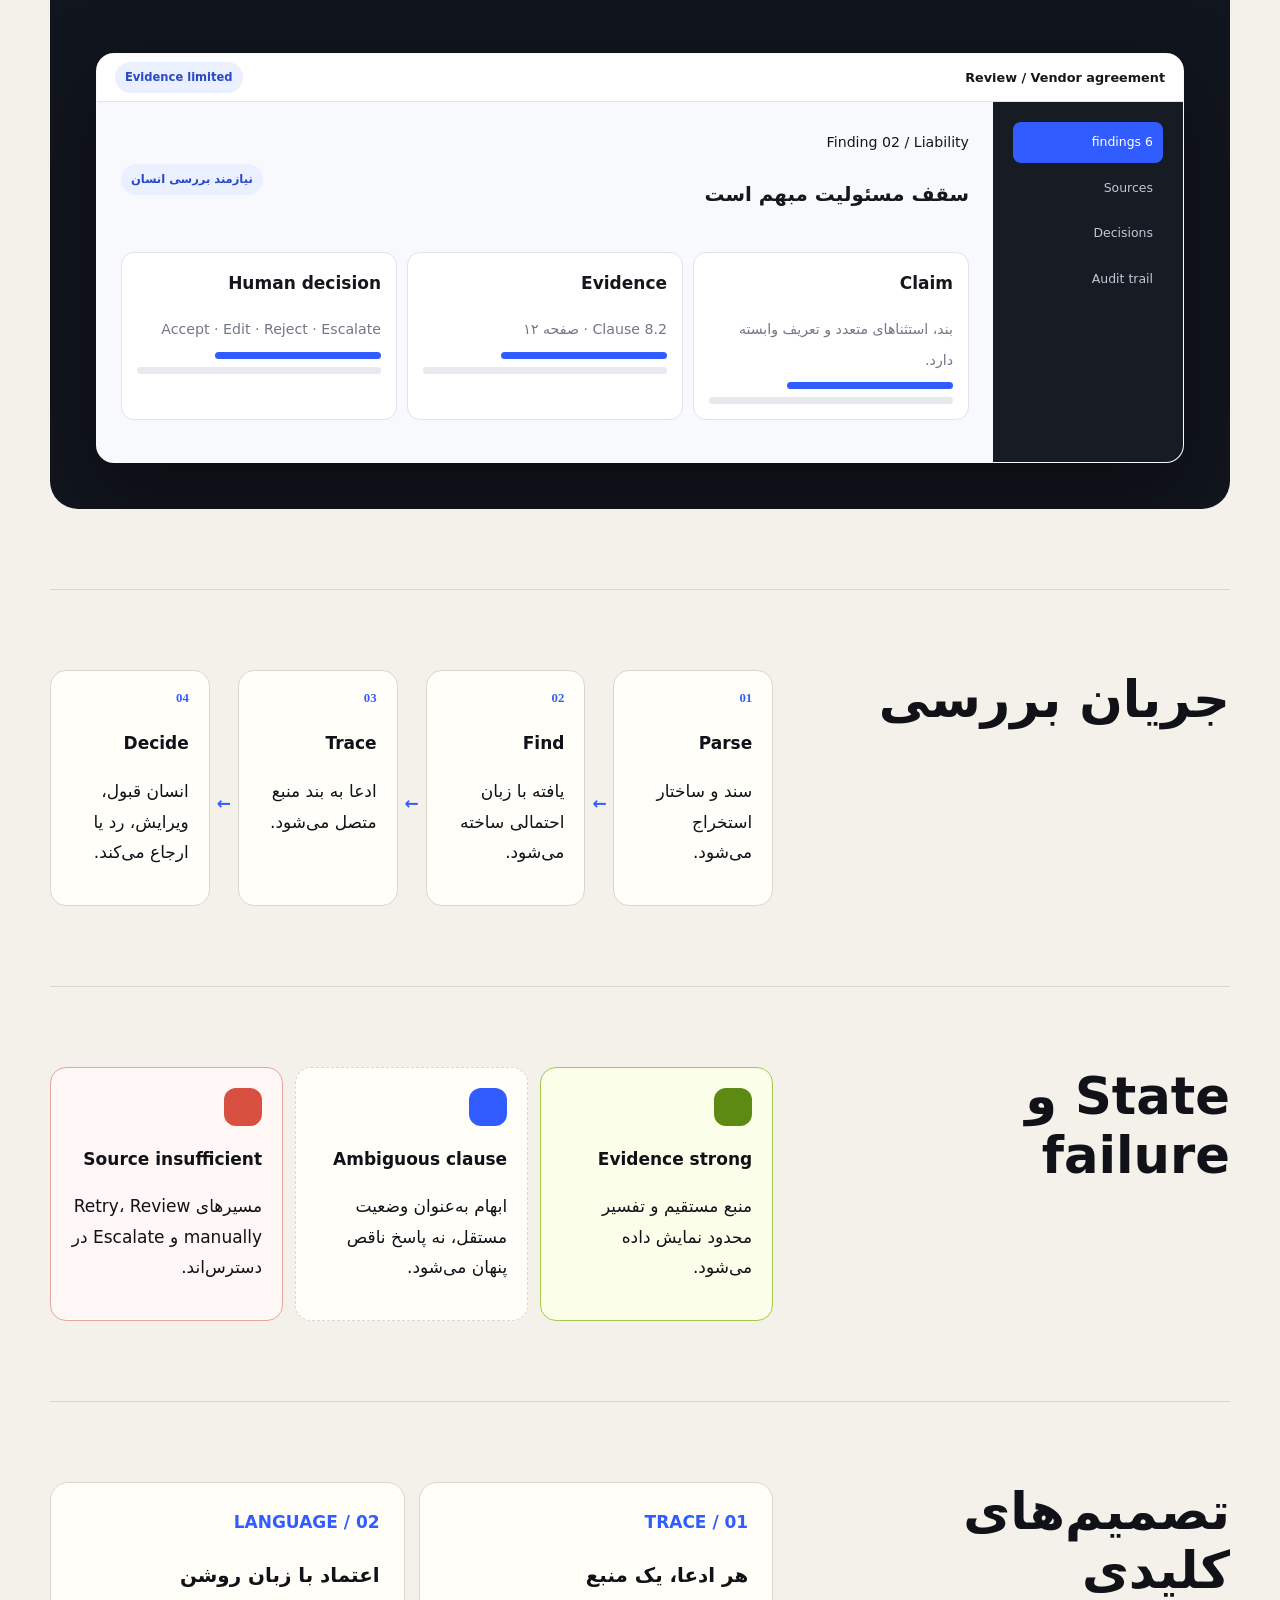
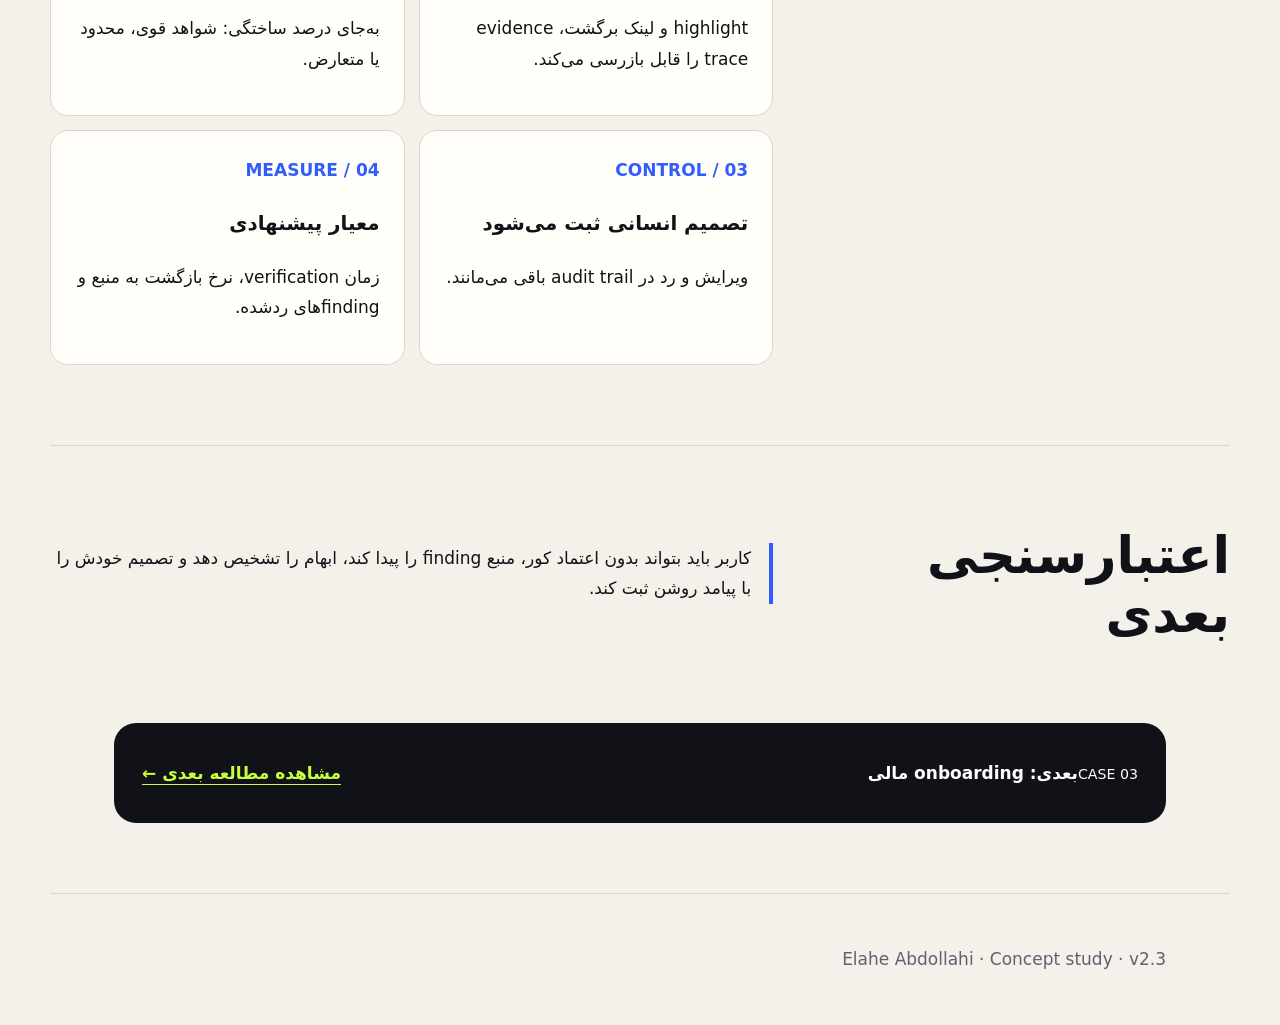
<file: work/ai-contract.html>
<!doctype html><html lang="fa" dir="rtl">
<head><meta charset="utf-8"><meta name="viewport" content="width=device-width,initial-scale=1"><title>Concept Study: AI Contract Review — الهه عبداللهی</title><meta name="description" content="مطالعه مفهومی تجربه بررسی قرارداد با هوش مصنوعی؛ شواهد، تصمیم انسانی و failure state."><link rel="stylesheet" href="case.css"></head>
<body><a class="skip" href="#main">پرش به محتوای اصلی</a><header class="shell"><a href="../index.html">EA / Elahe Abdollahi</a><a class="back" href="../index.html#work">بازگشت به پروژه‌ها</a></header>
<main id="main">
<section class="hero shell"><span class="badge">CONCEPT PROJECT · پروژه مشتری نیست</span><h1>AI که مدرک نشان می‌دهد؛ تصمیم نمی‌گیرد.</h1><p class="lead">مطالعه‌ای مفهومی برای تبدیل خروجی هوش مصنوعی از «پاسخ مطمئن‌نما» به finding قابل بررسی، traceable و قابل رد.</p><div class="facts"><div class="fact"><small>نوع</small><strong>Concept study</strong></div><div class="fact"><small>تمرکز</small><strong>Trust · Evidence · Human control</strong></div><div class="fact"><small>اعتبار</small><strong>بدون مدل یا داده واقعی</strong></div></div></section>
<section class="chapter shell"><h2>فرض مسئله</h2><div><p>در بررسی قرارداد، سرعت بدون traceability می‌تواند ریسک را بیشتر کند. کاربر باید finding، بند منبع، میزان کفایت شواهد و اثر تصمیم خودش را هم‌زمان ببیند.</p><p class="note">این رابط deterministic و نمایشی است؛ به مدل AI، قرارداد واقعی یا نتیجه حقوقی متصل نیست.</p></div></section>
<section class="chapter shell"><h2>Hero artifact</h2><div class="artifact"><div class="artifact-head"><div><span class="artifact-label">CONCEPT UI · HUMAN IN CONTROL</span><h3>Evidence review desk</h3></div><p>ادعا در کنار منبع، نه داخل یک چت جدا.</p></div><div class="screen"><div class="screenbar"><strong>Review / Vendor agreement</strong><span class="pill">Evidence limited</span></div><div class="screenbody"><aside class="rail"><span class="active">6 findings</span><span>Sources</span><span>Decisions</span><span>Audit trail</span></aside><div class="canvas"><div class="canvas-title"><div><small>Finding 02 / Liability</small><h3>سقف مسئولیت مبهم است</h3></div><span class="pill">نیازمند بررسی انسان</span></div><div class="ui-grid"><article class="ui-card"><strong>Claim</strong><small>بند، استثناهای متعدد و تعریف وابسته دارد.</small><i class="bar accent"></i><i class="bar"></i></article><article class="ui-card"><strong>Evidence</strong><small>Clause 8.2 · صفحه ۱۲</small><i class="bar accent"></i><i class="bar"></i></article><article class="ui-card"><strong>Human decision</strong><small>Accept · Edit · Reject · Escalate</small><i class="bar accent"></i><i class="bar"></i></article></div></div></div></div></div></section>
<section class="chapter shell"><h2>جریان بررسی</h2><div class="flow"><article class="flow-step"><strong>Parse</strong><p>سند و ساختار استخراج می‌شود.</p></article><article class="flow-step"><strong>Find</strong><p>یافته با زبان احتمالی ساخته می‌شود.</p></article><article class="flow-step"><strong>Trace</strong><p>ادعا به بند منبع متصل می‌شود.</p></article><article class="flow-step"><strong>Decide</strong><p>انسان قبول، ویرایش، رد یا ارجاع می‌کند.</p></article></div></section>
<section class="chapter shell"><h2>State و failure</h2><div class="states"><article class="state success"><i></i><strong>Evidence strong</strong><p>منبع مستقیم و تفسیر محدود نمایش داده می‌شود.</p></article><article class="state empty"><i></i><strong>Ambiguous clause</strong><p>ابهام به‌عنوان وضعیت مستقل، نه پاسخ ناقص پنهان می‌شود.</p></article><article class="state error"><i></i><strong>Source insufficient</strong><p>مسیرهای Retry، Review manually و Escalate در دسترس‌اند.</p></article></div></section>
<section class="chapter shell"><h2>تصمیم‌های کلیدی</h2><div class="cards"><article class="card"><b>01 / TRACE</b><h3>هر ادعا، یک منبع</h3><p>highlight و لینک برگشت، evidence trace را قابل بازرسی می‌کند.</p></article><article class="card"><b>02 / LANGUAGE</b><h3>اعتماد با زبان روشن</h3><p>به‌جای درصد ساختگی: شواهد قوی، محدود یا متعارض.</p></article><article class="card"><b>03 / CONTROL</b><h3>تصمیم انسانی ثبت می‌شود</h3><p>ویرایش و رد در audit trail باقی می‌مانند.</p></article><article class="card"><b>04 / MEASURE</b><h3>معیار پیشنهادی</h3><p>زمان verification، نرخ بازگشت به منبع و findingهای ردشده.</p></article></div></section>
<section class="chapter shell"><h2>اعتبارسنجی بعدی</h2><div><p class="decision">کاربر باید بتواند بدون اعتماد کور، منبع finding را پیدا کند، ابهام را تشخیص دهد و تصمیم خودش را با پیامد روشن ثبت کند.</p></div></section>
<div class="shell"><div class="next"><div><small>CASE 03</small><strong>بعدی: onboarding مالی</strong></div><a href="finance-onboarding.html">مشاهده مطالعه بعدی ←</a></div></div>
</main><footer class="shell">Elahe Abdollahi · Concept study · v2.3</footer></body></html>
</file>
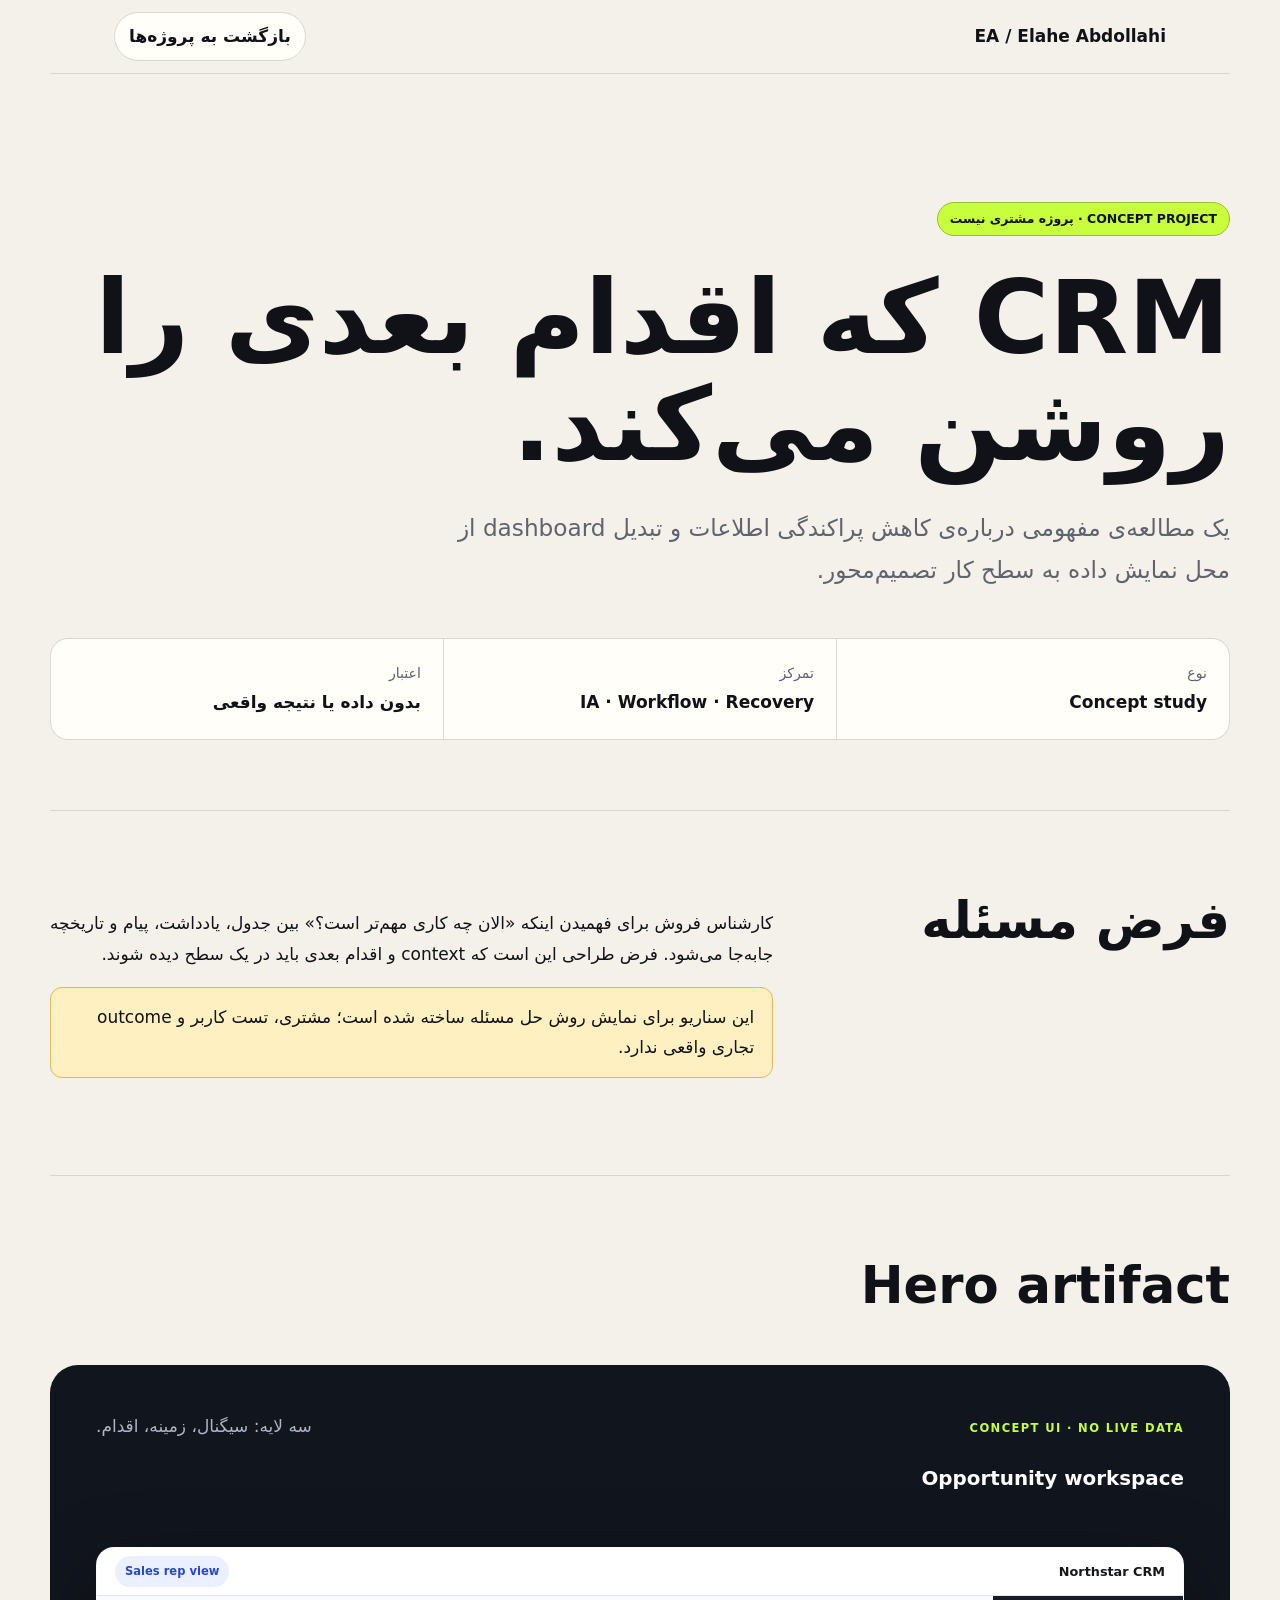
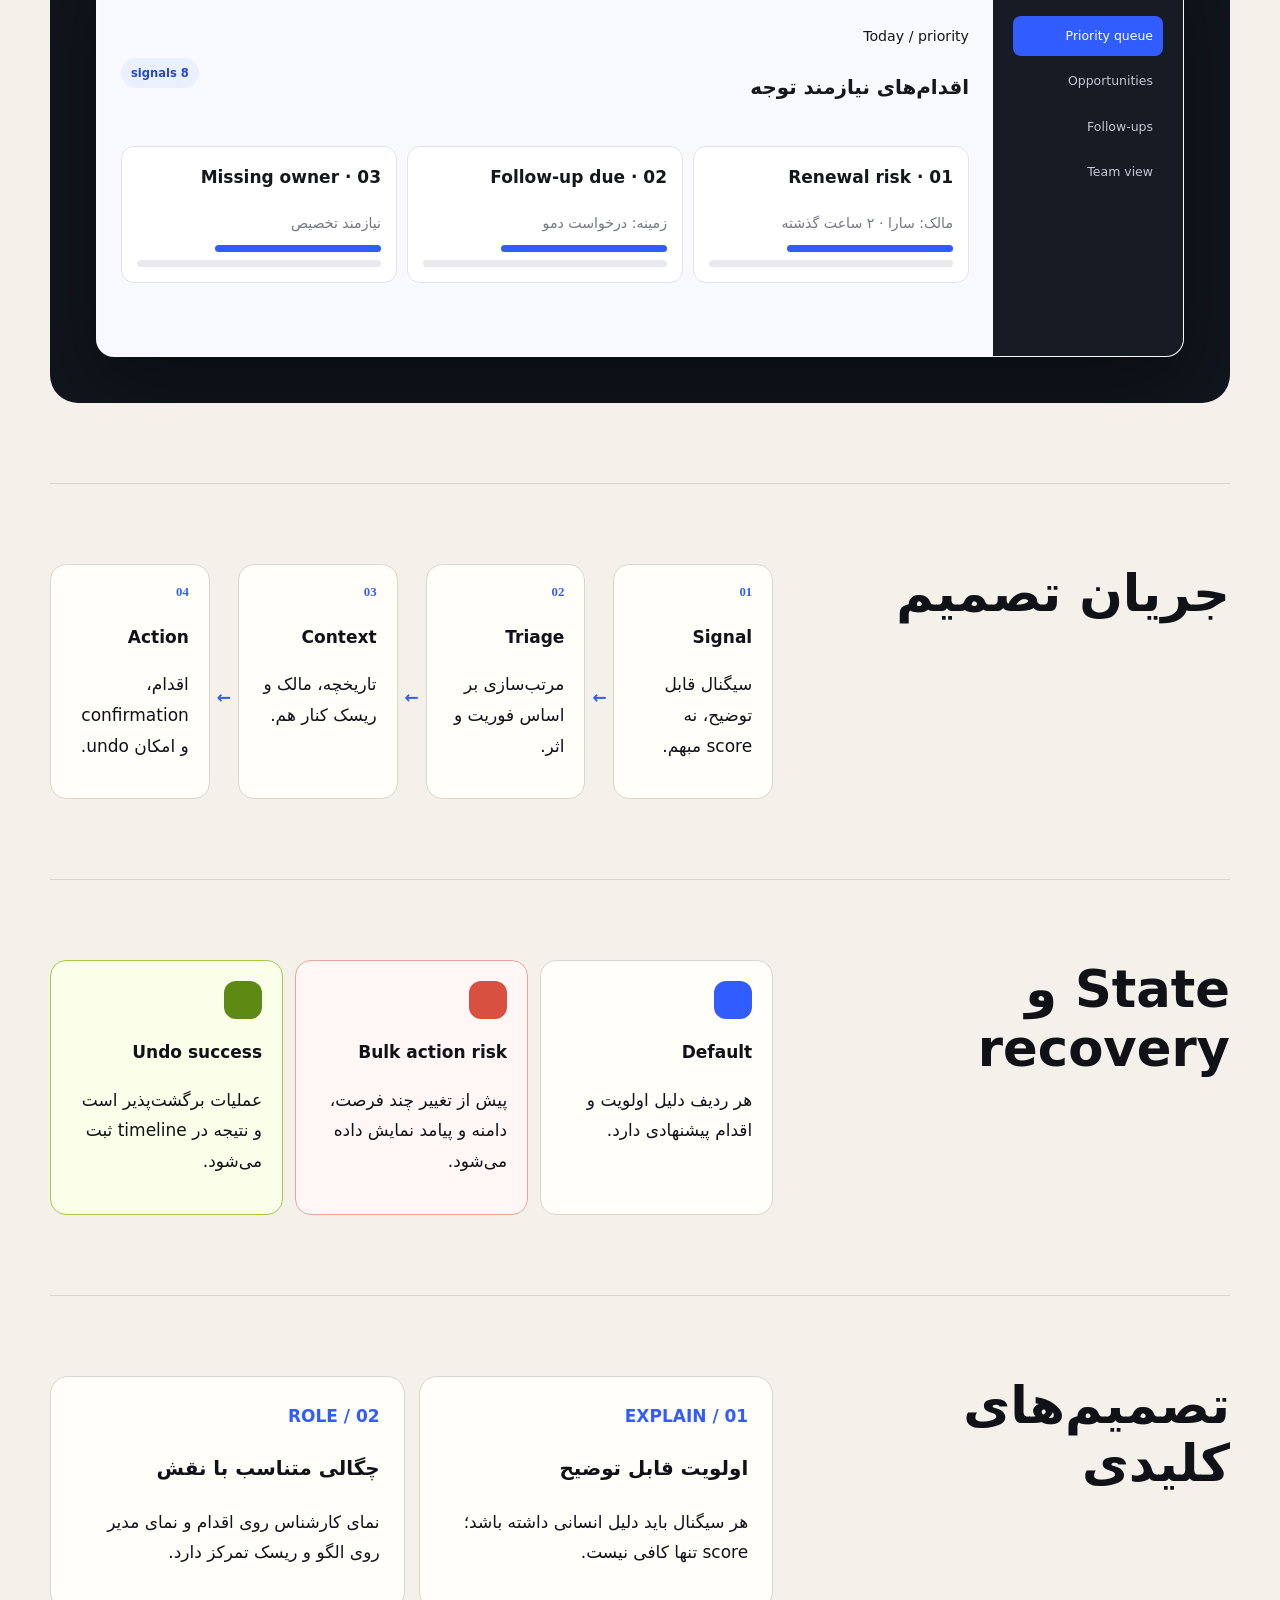
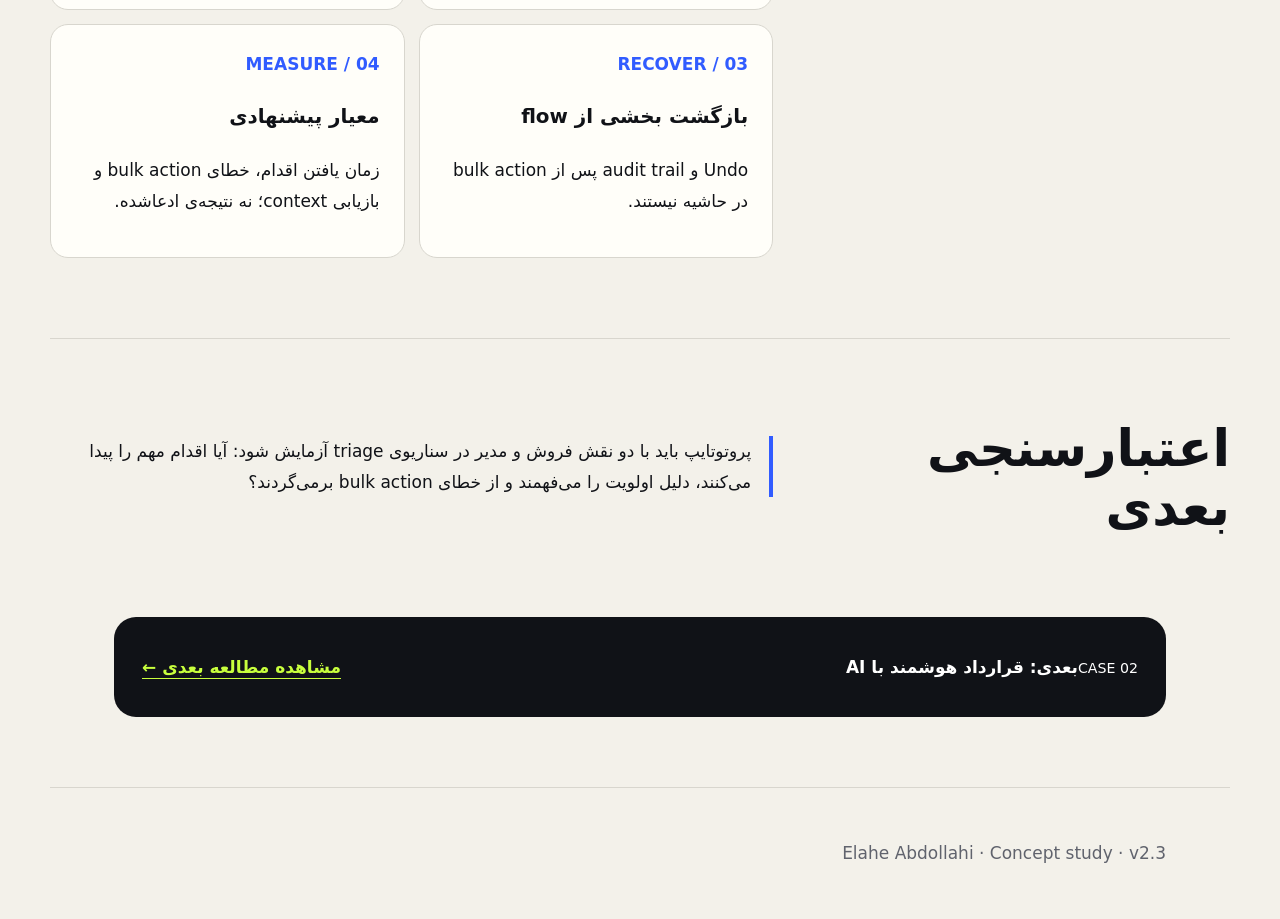
<file: work/crm.html>
<!doctype html>
<html lang="fa" dir="rtl">
<head><meta charset="utf-8"><meta name="viewport" content="width=device-width,initial-scale=1"><title>Concept Study: CRM فروش — الهه عبداللهی</title><meta name="description" content="مطالعه مفهومی طراحی تجربه CRM برای تیم فروش؛ جریان، تصمیم‌ها، stateها و معیارهای سنجش."><link rel="stylesheet" href="case.css"></head>
<body>
<a class="skip" href="#main">پرش به محتوای اصلی</a>
<header class="shell"><a href="../index.html">EA / Elahe Abdollahi</a><a class="back" href="../index.html#work">بازگشت به پروژه‌ها</a></header>
<main id="main">
  <section class="hero shell"><span class="badge">CONCEPT PROJECT · پروژه مشتری نیست</span><h1>CRM که اقدام بعدی را روشن می‌کند.</h1><p class="lead">یک مطالعه‌ی مفهومی درباره‌ی کاهش پراکندگی اطلاعات و تبدیل dashboard از محل نمایش داده به سطح کار تصمیم‌محور.</p><div class="facts"><div class="fact"><small>نوع</small><strong>Concept study</strong></div><div class="fact"><small>تمرکز</small><strong>IA · Workflow · Recovery</strong></div><div class="fact"><small>اعتبار</small><strong>بدون داده یا نتیجه واقعی</strong></div></div></section>
  <section class="chapter shell"><h2>فرض مسئله</h2><div><p>کارشناس فروش برای فهمیدن اینکه «الان چه کاری مهم‌تر است؟» بین جدول، یادداشت، پیام و تاریخچه جابه‌جا می‌شود. فرض طراحی این است که context و اقدام بعدی باید در یک سطح دیده شوند.</p><p class="note">این سناریو برای نمایش روش حل مسئله ساخته شده است؛ مشتری، تست کاربر و outcome تجاری واقعی ندارد.</p></div></section>
  <section class="chapter shell"><h2>Hero artifact</h2><div class="artifact"><div class="artifact-head"><div><span class="artifact-label">CONCEPT UI · NO LIVE DATA</span><h3>Opportunity workspace</h3></div><p>سه لایه: سیگنال، زمینه، اقدام.</p></div><div class="screen"><div class="screenbar"><strong>Northstar CRM</strong><span class="pill">Sales rep view</span></div><div class="screenbody"><aside class="rail"><span class="active">Priority queue</span><span>Opportunities</span><span>Follow-ups</span><span>Team view</span></aside><div class="canvas"><div class="canvas-title"><div><small>Today / priority</small><h3>اقدام‌های نیازمند توجه</h3></div><span class="pill">8 signals</span></div><div class="ui-grid"><article class="ui-card"><strong>01 · Renewal risk</strong><small>مالک: سارا · ۲ ساعت گذشته</small><i class="bar accent"></i><i class="bar"></i></article><article class="ui-card"><strong>02 · Follow-up due</strong><small>زمینه: درخواست دمو</small><i class="bar accent"></i><i class="bar"></i></article><article class="ui-card"><strong>03 · Missing owner</strong><small>نیازمند تخصیص</small><i class="bar accent"></i><i class="bar"></i></article></div></div></div></div></div></section>
  <section class="chapter shell"><h2>جریان تصمیم</h2><div class="flow"><article class="flow-step"><strong>Signal</strong><p>سیگنال قابل توضیح، نه score مبهم.</p></article><article class="flow-step"><strong>Triage</strong><p>مرتب‌سازی بر اساس فوریت و اثر.</p></article><article class="flow-step"><strong>Context</strong><p>تاریخچه، مالک و ریسک کنار هم.</p></article><article class="flow-step"><strong>Action</strong><p>اقدام، confirmation و امکان undo.</p></article></div></section>
  <section class="chapter shell"><h2>State و recovery</h2><div class="states"><article class="state"><i></i><strong>Default</strong><p>هر ردیف دلیل اولویت و اقدام پیشنهادی دارد.</p></article><article class="state error"><i></i><strong>Bulk action risk</strong><p>پیش از تغییر چند فرصت، دامنه و پیامد نمایش داده می‌شود.</p></article><article class="state success"><i></i><strong>Undo success</strong><p>عملیات برگشت‌پذیر است و نتیجه در timeline ثبت می‌شود.</p></article></div></section>
  <section class="chapter shell"><h2>تصمیم‌های کلیدی</h2><div class="cards"><article class="card"><b>01 / EXPLAIN</b><h3>اولویت قابل توضیح</h3><p>هر سیگنال باید دلیل انسانی داشته باشد؛ score تنها کافی نیست.</p></article><article class="card"><b>02 / ROLE</b><h3>چگالی متناسب با نقش</h3><p>نمای کارشناس روی اقدام و نمای مدیر روی الگو و ریسک تمرکز دارد.</p></article><article class="card"><b>03 / RECOVER</b><h3>بازگشت بخشی از flow</h3><p>Undo و audit trail پس از bulk action در حاشیه نیستند.</p></article><article class="card"><b>04 / MEASURE</b><h3>معیار پیشنهادی</h3><p>زمان یافتن اقدام، خطای bulk action و بازیابی context؛ نه نتیجه‌ی ادعاشده.</p></article></div></section>
  <section class="chapter shell"><h2>اعتبارسنجی بعدی</h2><div><p class="decision">پروتوتایپ باید با دو نقش فروش و مدیر در سناریوی triage آزمایش شود: آیا اقدام مهم را پیدا می‌کنند، دلیل اولویت را می‌فهمند و از خطای bulk action برمی‌گردند؟</p></div></section>
  <div class="shell"><div class="next"><div><small>CASE 02</small><strong>بعدی: قرارداد هوشمند با AI</strong></div><a href="ai-contract.html">مشاهده مطالعه بعدی ←</a></div></div>
</main>
<footer class="shell">Elahe Abdollahi · Concept study · v2.3</footer>
</body></html>
</file>
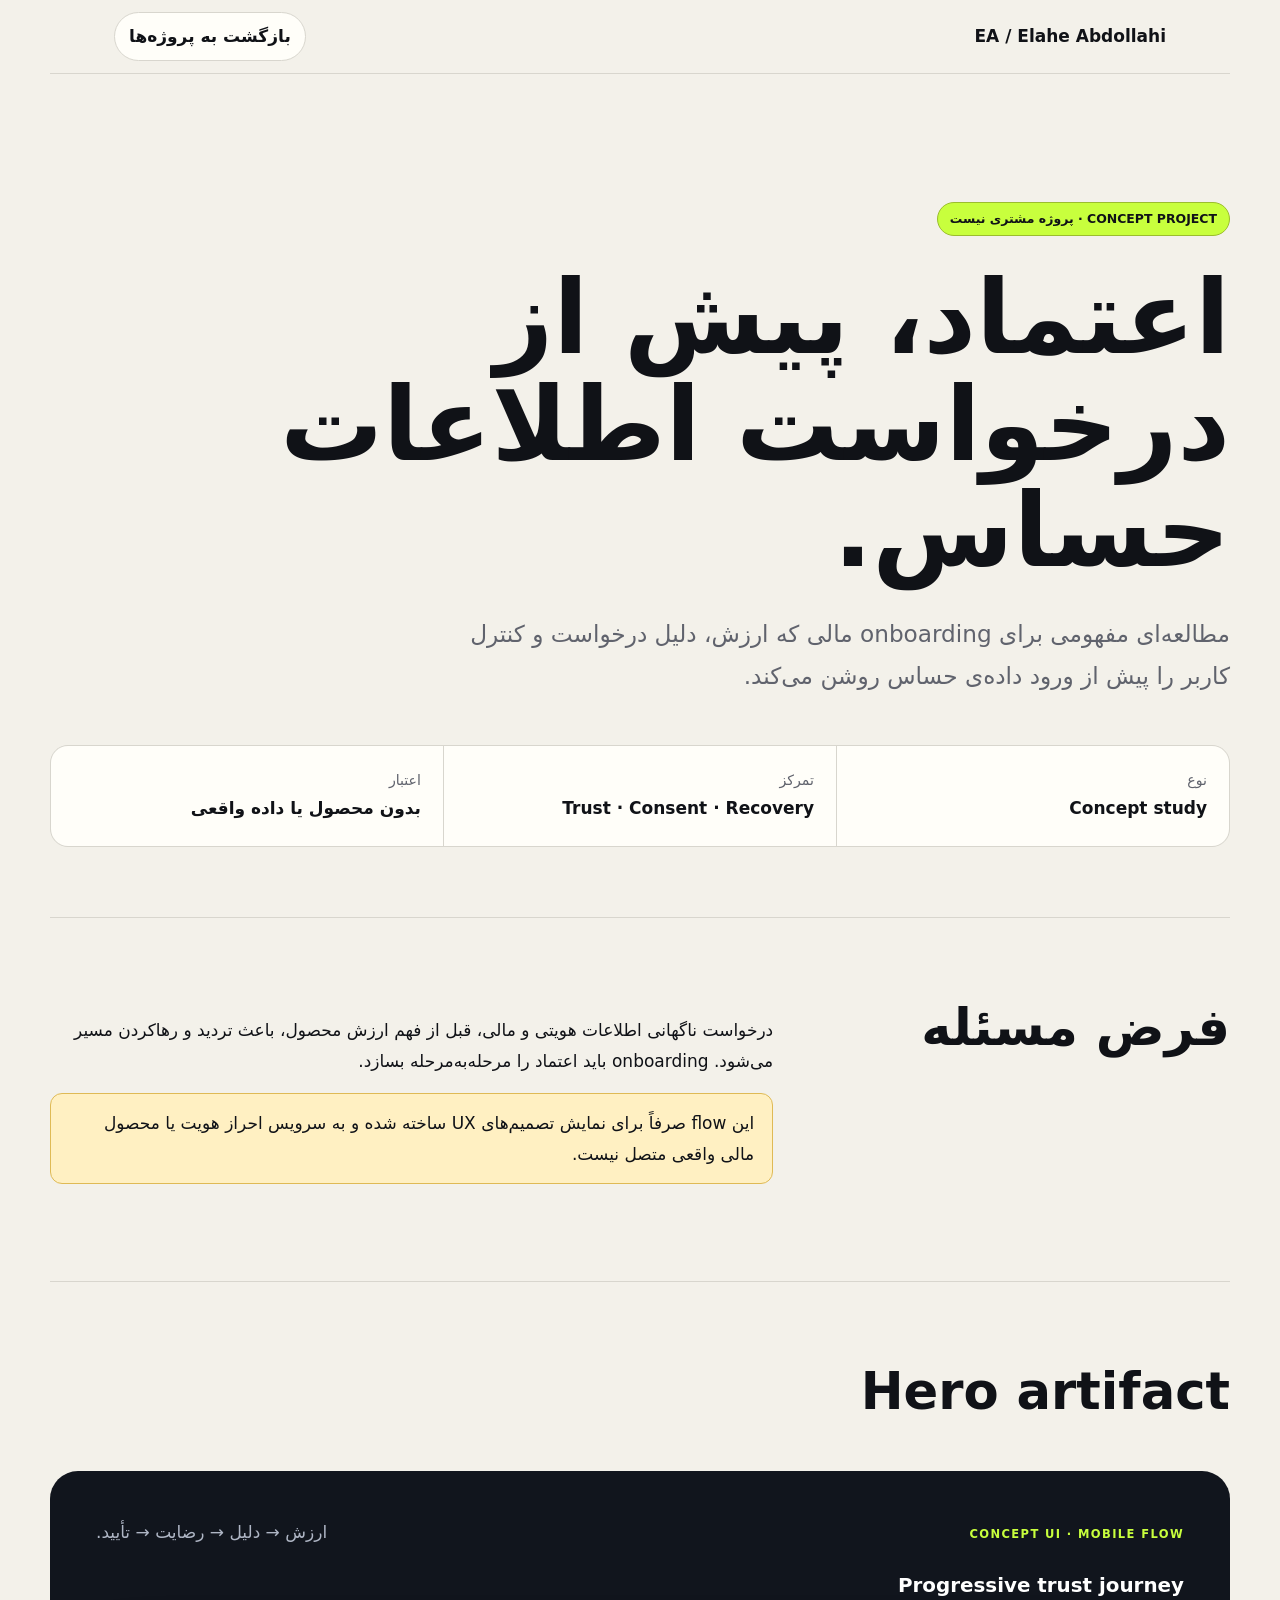
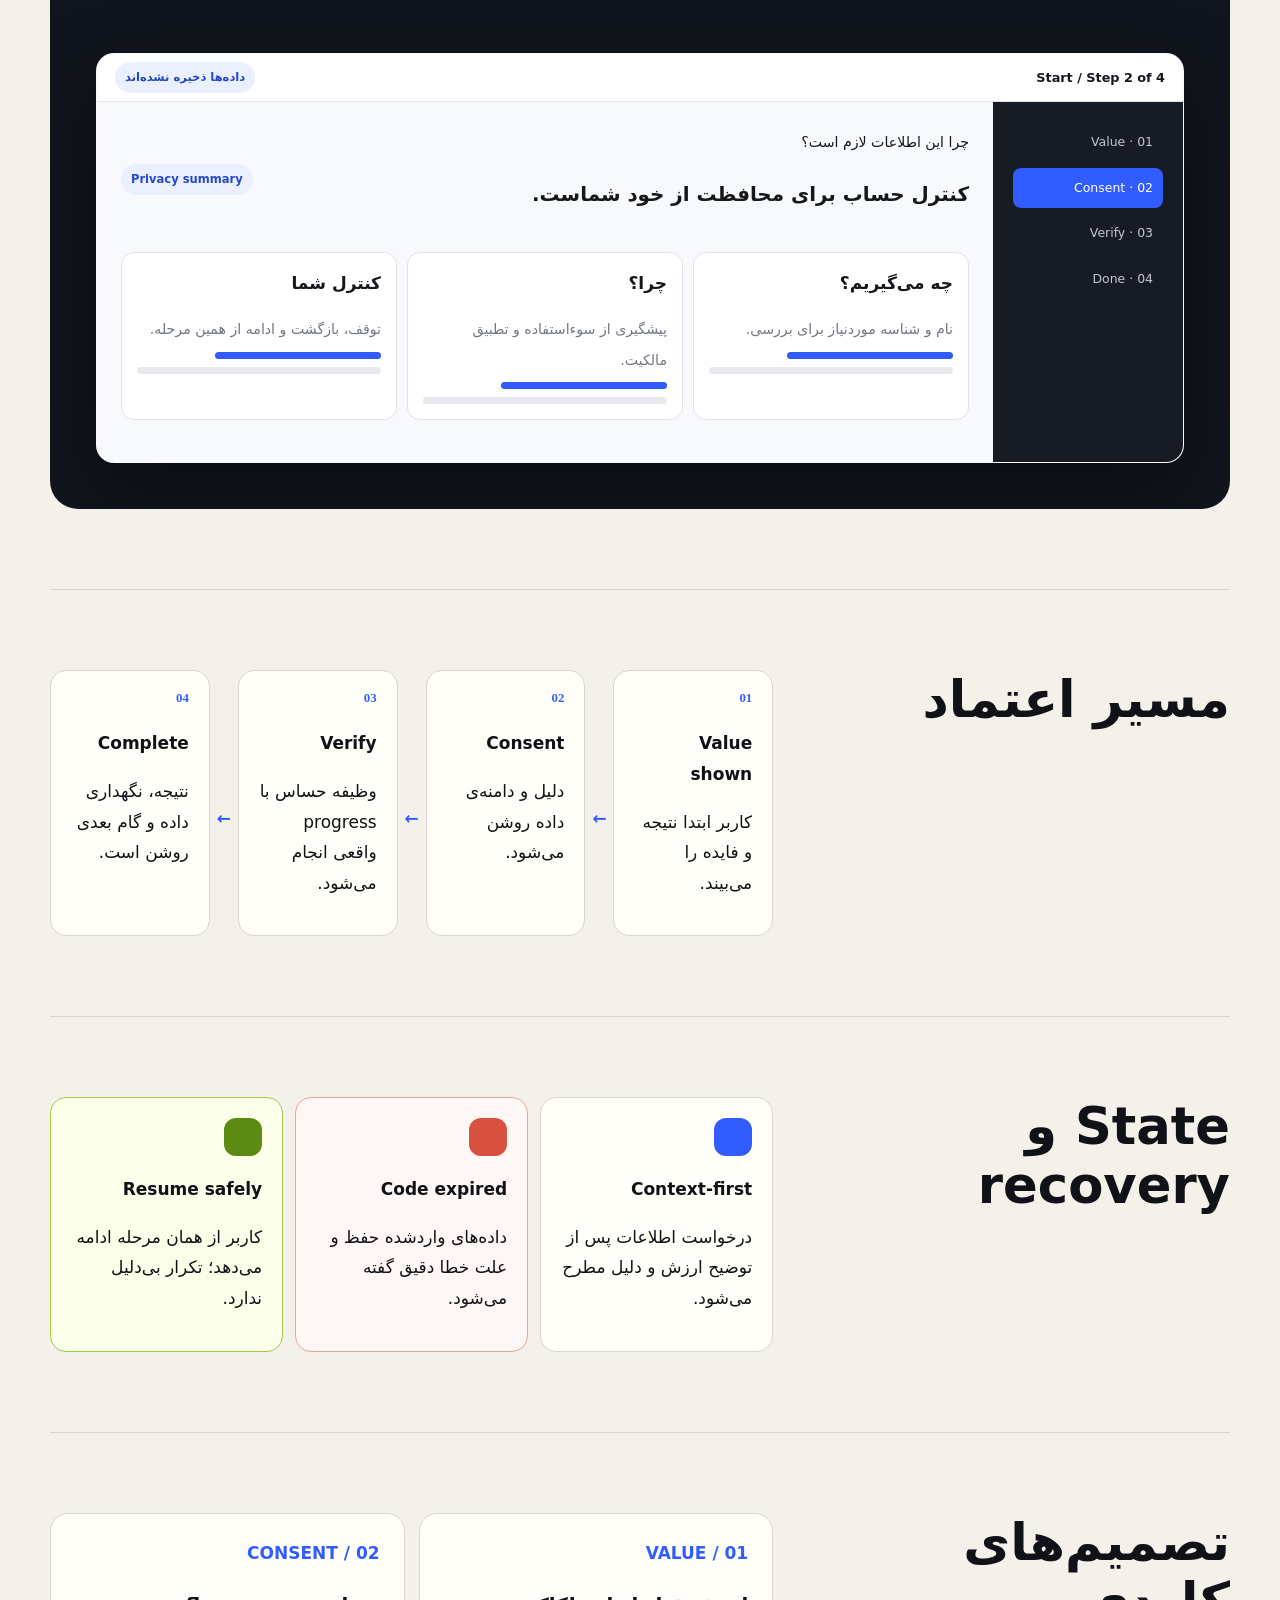
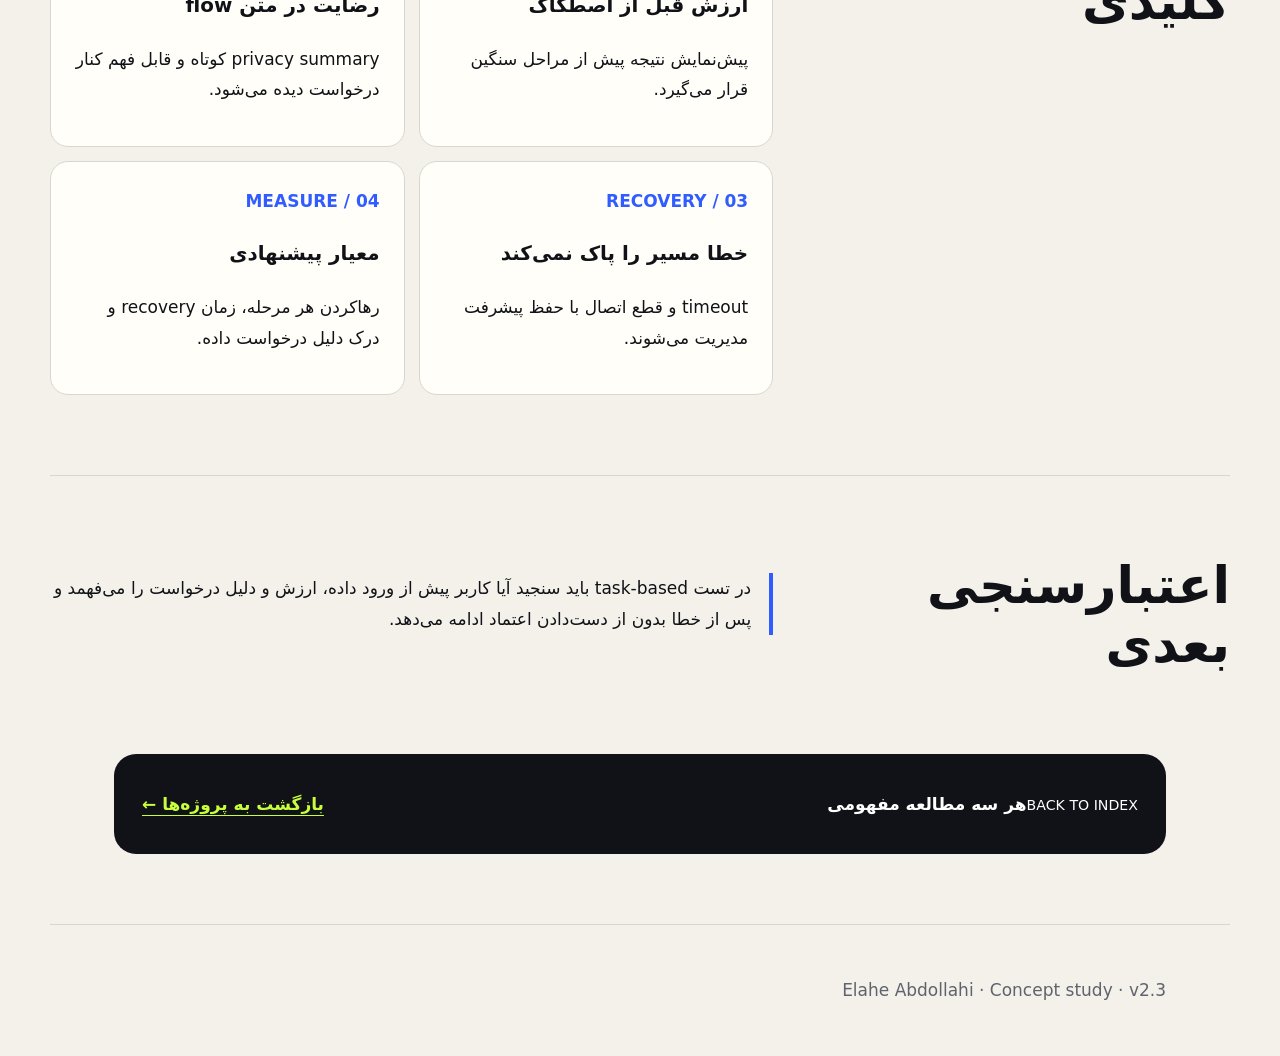
<file: work/finance-onboarding.html>
<!doctype html><html lang="fa" dir="rtl">
<head><meta charset="utf-8"><meta name="viewport" content="width=device-width,initial-scale=1"><title>Concept Study: Finance Onboarding — الهه عبداللهی</title><meta name="description" content="مطالعه مفهومی onboarding مالی؛ اعتماد تدریجی، consent و recovery."><link rel="stylesheet" href="case.css"></head>
<body><a class="skip" href="#main">پرش به محتوای اصلی</a><header class="shell"><a href="../index.html">EA / Elahe Abdollahi</a><a class="back" href="../index.html#work">بازگشت به پروژه‌ها</a></header>
<main id="main">
<section class="hero shell"><span class="badge">CONCEPT PROJECT · پروژه مشتری نیست</span><h1>اعتماد، پیش از درخواست اطلاعات حساس.</h1><p class="lead">مطالعه‌ای مفهومی برای onboarding مالی که ارزش، دلیل درخواست و کنترل کاربر را پیش از ورود داده‌ی حساس روشن می‌کند.</p><div class="facts"><div class="fact"><small>نوع</small><strong>Concept study</strong></div><div class="fact"><small>تمرکز</small><strong>Trust · Consent · Recovery</strong></div><div class="fact"><small>اعتبار</small><strong>بدون محصول یا داده واقعی</strong></div></div></section>
<section class="chapter shell"><h2>فرض مسئله</h2><div><p>درخواست ناگهانی اطلاعات هویتی و مالی، قبل از فهم ارزش محصول، باعث تردید و رهاکردن مسیر می‌شود. onboarding باید اعتماد را مرحله‌به‌مرحله بسازد.</p><p class="note">این flow صرفاً برای نمایش تصمیم‌های UX ساخته شده و به سرویس احراز هویت یا محصول مالی واقعی متصل نیست.</p></div></section>
<section class="chapter shell"><h2>Hero artifact</h2><div class="artifact"><div class="artifact-head"><div><span class="artifact-label">CONCEPT UI · MOBILE FLOW</span><h3>Progressive trust journey</h3></div><p>ارزش → دلیل → رضایت → تأیید.</p></div><div class="screen"><div class="screenbar"><strong>Start / Step 2 of 4</strong><span class="pill">داده‌ها ذخیره نشده‌اند</span></div><div class="screenbody"><aside class="rail"><span>01 · Value</span><span class="active">02 · Consent</span><span>03 · Verify</span><span>04 · Done</span></aside><div class="canvas"><div class="canvas-title"><div><small>چرا این اطلاعات لازم است؟</small><h3>کنترل حساب برای محافظت از خود شماست.</h3></div><span class="pill">Privacy summary</span></div><div class="ui-grid"><article class="ui-card"><strong>چه می‌گیریم؟</strong><small>نام و شناسه موردنیاز برای بررسی.</small><i class="bar accent"></i><i class="bar"></i></article><article class="ui-card"><strong>چرا؟</strong><small>پیشگیری از سوءاستفاده و تطبیق مالکیت.</small><i class="bar accent"></i><i class="bar"></i></article><article class="ui-card"><strong>کنترل شما</strong><small>توقف، بازگشت و ادامه از همین مرحله.</small><i class="bar accent"></i><i class="bar"></i></article></div></div></div></div></div></section>
<section class="chapter shell"><h2>مسیر اعتماد</h2><div class="flow"><article class="flow-step"><strong>Value shown</strong><p>کاربر ابتدا نتیجه و فایده را می‌بیند.</p></article><article class="flow-step"><strong>Consent</strong><p>دلیل و دامنه‌ی داده روشن می‌شود.</p></article><article class="flow-step"><strong>Verify</strong><p>وظیفه حساس با progress واقعی انجام می‌شود.</p></article><article class="flow-step"><strong>Complete</strong><p>نتیجه، نگهداری داده و گام بعدی روشن است.</p></article></div></section>
<section class="chapter shell"><h2>State و recovery</h2><div class="states"><article class="state"><i></i><strong>Context-first</strong><p>درخواست اطلاعات پس از توضیح ارزش و دلیل مطرح می‌شود.</p></article><article class="state error"><i></i><strong>Code expired</strong><p>داده‌های واردشده حفظ و علت خطا دقیق گفته می‌شود.</p></article><article class="state success"><i></i><strong>Resume safely</strong><p>کاربر از همان مرحله ادامه می‌دهد؛ تکرار بی‌دلیل ندارد.</p></article></div></section>
<section class="chapter shell"><h2>تصمیم‌های کلیدی</h2><div class="cards"><article class="card"><b>01 / VALUE</b><h3>ارزش قبل از اصطکاک</h3><p>پیش‌نمایش نتیجه پیش از مراحل سنگین قرار می‌گیرد.</p></article><article class="card"><b>02 / CONSENT</b><h3>رضایت در متن flow</h3><p>privacy summary کوتاه و قابل فهم کنار درخواست دیده می‌شود.</p></article><article class="card"><b>03 / RECOVERY</b><h3>خطا مسیر را پاک نمی‌کند</h3><p>timeout و قطع اتصال با حفظ پیشرفت مدیریت می‌شوند.</p></article><article class="card"><b>04 / MEASURE</b><h3>معیار پیشنهادی</h3><p>رهاکردن هر مرحله، زمان recovery و درک دلیل درخواست داده.</p></article></div></section>
<section class="chapter shell"><h2>اعتبارسنجی بعدی</h2><div><p class="decision">در تست task-based باید سنجید آیا کاربر پیش از ورود داده، ارزش و دلیل درخواست را می‌فهمد و پس از خطا بدون از دست‌دادن اعتماد ادامه می‌دهد.</p></div></section>
<div class="shell"><div class="next"><div><small>BACK TO INDEX</small><strong>هر سه مطالعه مفهومی</strong></div><a href="../index.html#work">بازگشت به پروژه‌ها ←</a></div></div>
</main><footer class="shell">Elahe Abdollahi · Concept study · v2.3</footer></body></html>
</file>
<file: work/case.css>
:root{--bg:#f3f1ea;--paper:#fffef9;--ink:#101217;--muted:#60636d;--line:#d8d6ce;--accent:#315cff;--acid:#c8ff3d;--danger:#d85140;--radius:20px}
*{box-sizing:border-box}html{scroll-behavior:smooth}body{margin:0;background:var(--bg);color:var(--ink);font-family:Vazirmatn,Tahoma,system-ui,sans-serif;font-size:17px;line-height:1.8;overflow-x:hidden}a{color:inherit}.shell{max-width:1180px;margin:auto;padding-inline:clamp(20px,5vw,72px)}
.skip{position:fixed;top:10px;inset-inline-start:10px;z-index:30;transform:translateY(-160%);background:#111;color:#fff;padding:.6rem 1rem;border-radius:9px}.skip:focus{transform:none}
header{min-height:74px;display:flex;align-items:center;justify-content:space-between;gap:16px;border-bottom:1px solid var(--line)}header a{text-decoration:none;font-weight:800;min-height:44px;display:grid;place-items:center}.back{border:1px solid var(--line);background:var(--paper);padding:8px 14px;border-radius:999px}
.hero{padding:clamp(70px,10vw,140px) 0 70px}.badge{display:inline-flex;background:var(--acid);border:1px solid #9bbd2e;border-radius:999px;padding:5px 12px;font-size:.78rem;font-weight:800}.hero h1{font-size:clamp(3rem,8vw,7rem);line-height:1.04;letter-spacing:0;margin:.28em 0;overflow-wrap:anywhere}.lead{font-size:clamp(1.1rem,2vw,1.45rem);max-width:780px;color:var(--muted)}
.facts{display:grid;grid-template-columns:repeat(3,1fr);gap:1px;background:var(--line);border:1px solid var(--line);border-radius:18px;overflow:hidden;margin-top:48px}.fact{background:var(--paper);padding:22px}.fact small{display:block;color:var(--muted)}
.chapter{padding:80px 0;border-top:1px solid var(--line);display:grid;grid-template-columns:.36fr .64fr;gap:50px}.chapter>*{min-width:0}.chapter h2{font-size:clamp(2rem,4vw,3.5rem);line-height:1.15;margin:0;letter-spacing:0;overflow-wrap:anywhere}.chapter p{max-width:760px}.cards{display:grid;grid-template-columns:1fr 1fr;gap:14px}.card{background:var(--paper);border:1px solid var(--line);border-radius:18px;padding:24px;min-width:0}.card b{display:block;color:var(--accent);margin-bottom:14px}
.artifact{grid-column:1/-1;background:#11151d;color:white;border-radius:28px;padding:clamp(22px,4vw,46px);overflow:hidden}.artifact-head{display:flex;align-items:flex-start;justify-content:space-between;gap:20px;margin-bottom:30px}.artifact-head p{color:#afb6c5;margin:0}.artifact-label{font:700 .72rem Inter,system-ui;color:var(--acid);letter-spacing:.12em}.screen{background:#f8f9fc;color:#15171c;border:1px solid #ffffff30;border-radius:18px;overflow:hidden;box-shadow:0 30px 80px #0006}.screenbar{min-height:48px;background:white;border-bottom:1px solid #e1e4eb;display:flex;align-items:center;justify-content:space-between;padding:0 18px;font-size:.8rem}.screenbody{display:grid;grid-template-columns:190px 1fr;min-height:360px}.rail{background:#171b24;color:#c2c7d2;padding:20px}.rail span{display:block;padding:9px 10px;border-radius:8px;margin-bottom:5px;font-size:.78rem}.rail .active{background:var(--accent);color:#fff}.canvas{padding:24px}.canvas-title{display:flex;justify-content:space-between;align-items:center;gap:12px}.pill{display:inline-flex;border-radius:999px;background:#eaf0ff;color:#2749c7;padding:5px 10px;font-size:.72rem;font-weight:800}.ui-grid{display:grid;grid-template-columns:repeat(3,1fr);gap:10px;margin-top:20px}.ui-card{background:white;border:1px solid #e0e3e9;border-radius:13px;padding:15px;min-height:120px}.ui-card strong{display:block;margin-bottom:14px}.ui-card small{color:#727784}.bar{display:block;height:7px;background:#e7e9ef;border-radius:9px;margin-top:8px}.bar.accent{width:68%;background:var(--accent)}
.flow{display:grid;grid-template-columns:repeat(4,1fr);gap:28px;counter-reset:flow}.flow-step{position:relative;background:var(--paper);border:1px solid var(--line);border-radius:16px;padding:20px;min-height:150px}.flow-step:before{counter-increment:flow;content:"0" counter(flow);display:block;color:var(--accent);font:800 .8rem Inter;margin-bottom:22px}.flow-step:not(:last-child):after{content:"←";position:absolute;inset-inline-end:-22px;top:50%;color:var(--accent);font-weight:900}
.states{display:grid;grid-template-columns:repeat(3,1fr);gap:12px}.state{background:var(--paper);border:1px solid var(--line);border-radius:16px;padding:20px}.state.error{border-color:#e6a69d;background:#fff7f5}.state.empty{border-style:dashed}.state.success{border-color:#a4c948;background:#fbffe9}.state i{display:block;width:38px;height:38px;border-radius:12px;background:var(--accent);margin-bottom:18px}.state.error i{background:var(--danger)}.state.success i{background:#5c8a12}
.decision{border-inline-start:4px solid var(--accent);padding-inline-start:18px}.note{background:#fff0c2;border:1px solid #dfba55;padding:14px 18px;border-radius:12px}.next{display:flex;justify-content:space-between;gap:20px;align-items:center;background:var(--ink);color:white;border-radius:22px;padding:28px;margin-bottom:70px}.next a{color:var(--acid);font-weight:800;text-underline-offset:5px;min-height:44px;display:grid;place-items:center}footer{padding:50px 0;color:var(--muted);border-top:1px solid var(--line)}
:focus-visible{outline:3px solid #315cff66;outline-offset:4px}@media(max-width:900px){.chapter{grid-template-columns:1fr;gap:20px}.facts,.cards,.states,.flow{grid-template-columns:1fr}.flow-step:not(:last-child):after{content:"↓";inset-inline-end:auto;left:50%;top:auto;bottom:-27px}.screenbody{grid-template-columns:1fr}.rail{display:flex;overflow:auto;gap:5px}.rail span{white-space:nowrap}.ui-grid{grid-template-columns:1fr}.artifact-head,.next{align-items:flex-start;flex-direction:column}.hero h1{font-size:clamp(2.7rem,14vw,4.8rem)}}@media(prefers-reduced-motion:reduce){html{scroll-behavior:auto}}
</file>
